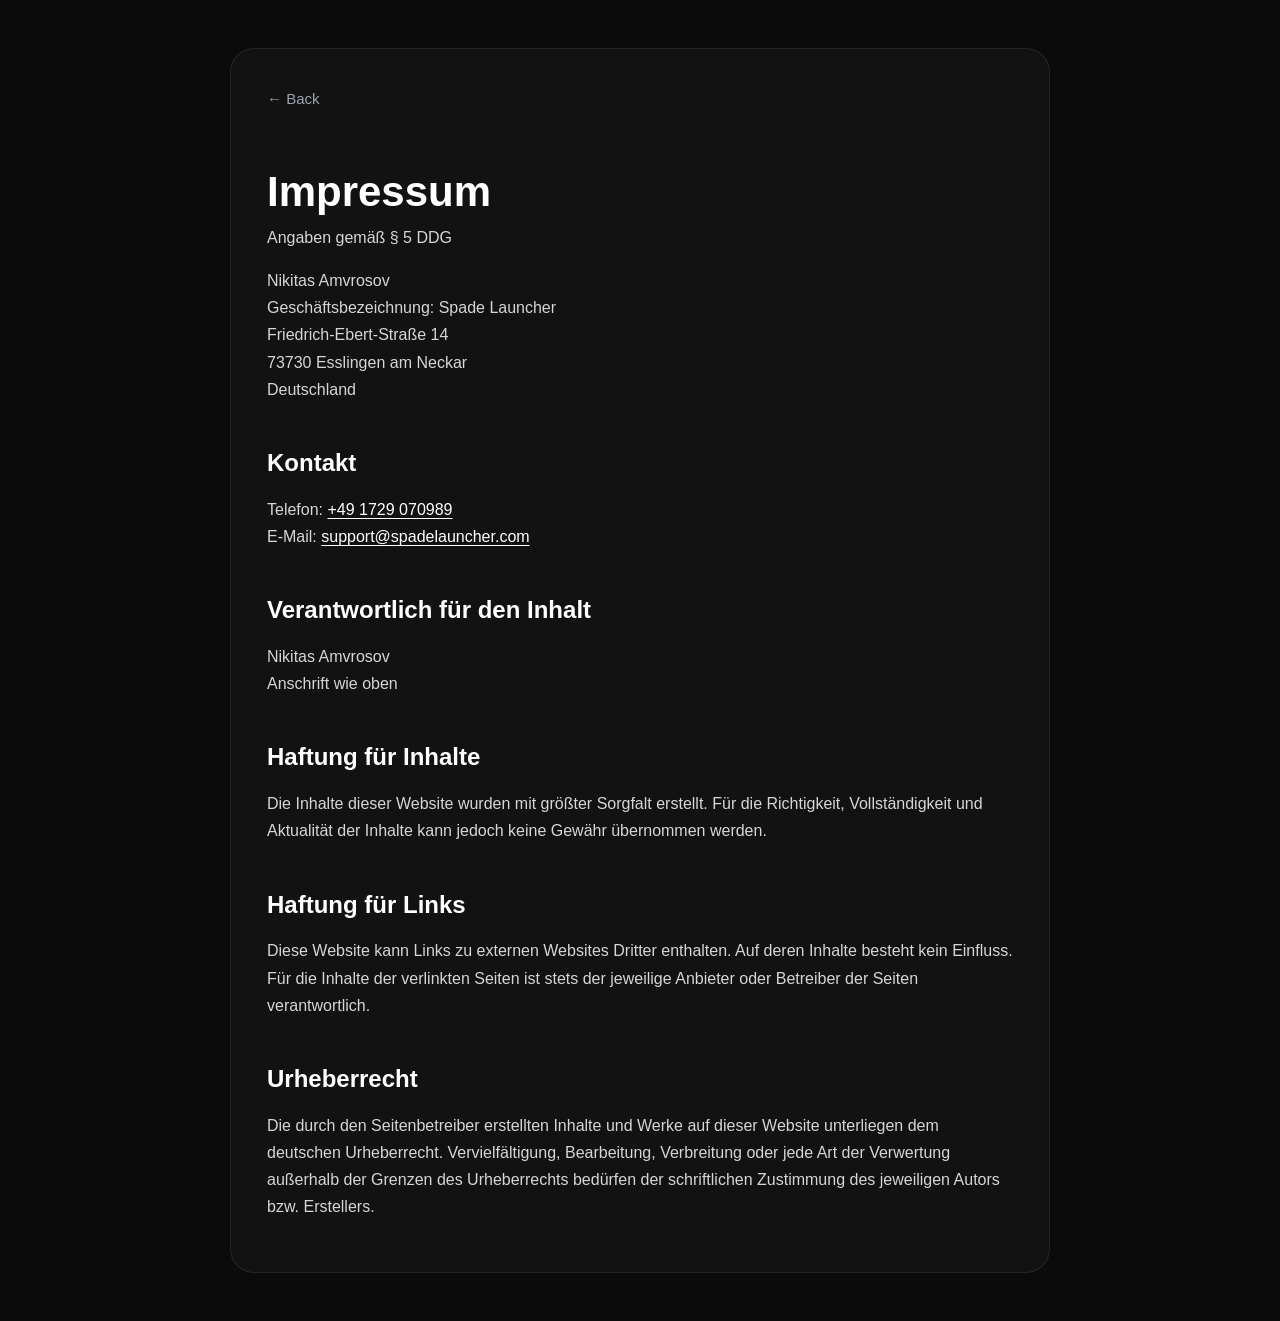
<file: impressum.html>
<!DOCTYPE html>
<html lang="de">
<head>
  <meta charset="UTF-8" />
  <meta name="viewport" content="width=device-width, initial-scale=1.0" />
  <title>Impressum | Spade Launcher</title>
  <meta name="description" content="Impressum and legal contact information for Spade Launcher.">
  <link rel="canonical" href="https://spadelauncher.com/impressum.html">

  <link rel="icon" href="spade-logo.png" type="image/png">

  <style>
    body {
      background-color: #0b0b0b;
      color: #f5f5f5;
      font-family: Inter, Arial, sans-serif;
      max-width: 820px;
      margin: 0 auto;
      padding: 48px 24px;
      line-height: 1.7;
    }

    h1 {
      font-size: 42px;
      line-height: 1.15;
      margin-bottom: 8px;
      color: #ffffff;
    }

    h2 {
      font-size: 24px;
      margin-top: 40px;
      margin-bottom: 12px;
      color: #ffffff;
    }

    p {
      margin: 0 0 16px;
      color: #d6d6d6;
    }

    .container {
      border: 1px solid rgba(255, 255, 255, 0.08);
      background: rgba(255, 255, 255, 0.03);
      border-radius: 24px;
      padding: 36px;
    }

    .back-button {
      display: inline-flex;
      align-items: center;
      margin-bottom: 28px;
      color: #9ca3af;
      font-size: 15px;
      text-decoration: none;
      transition: color 0.2s ease, transform 0.2s ease;
    }

    .back-button:hover {
      color: #ffffff;
      transform: translateX(-2px);
    }

    a {
      color: #ffffff;
      text-decoration: underline;
      text-underline-offset: 3px;
    }

    .back-button {
      text-decoration: none;
    }

    @media (max-width: 600px) {
      body {
        padding: 28px 16px;
      }

      .container {
        padding: 24px;
        border-radius: 18px;
      }

      h1 {
        font-size: 34px;
      }

      h2 {
        font-size: 21px;
      }
    }
  </style>
</head>

<body>
  <main class="container">
    <a class="back-button" href="index.html">← Back</a>

    <h1>Impressum</h1>

    <p>Angaben gemäß § 5 DDG</p>

    <p>
      Nikitas Amvrosov<br />
      Geschäftsbezeichnung: Spade Launcher<br />
      Friedrich-Ebert-Straße 14<br />
      73730 Esslingen am Neckar<br />
      Deutschland
    </p>

    <h2>Kontakt</h2>
    <p>
      Telefon: <a href="tel:+491729070989">+49 1729 070989</a><br />
      E-Mail: <a href="mailto:support@spadelauncher.com">support@spadelauncher.com</a>
    </p>

    <h2>Verantwortlich für den Inhalt</h2>
    <p>
      Nikitas Amvrosov<br />
      Anschrift wie oben
    </p>

    <h2>Haftung für Inhalte</h2>
    <p>
      Die Inhalte dieser Website wurden mit größter Sorgfalt erstellt. Für die Richtigkeit, Vollständigkeit und Aktualität der Inhalte kann jedoch keine Gewähr übernommen werden.
    </p>

    <h2>Haftung für Links</h2>
    <p>
      Diese Website kann Links zu externen Websites Dritter enthalten. Auf deren Inhalte besteht kein Einfluss. Für die Inhalte der verlinkten Seiten ist stets der jeweilige Anbieter oder Betreiber der Seiten verantwortlich.
    </p>

    <h2>Urheberrecht</h2>
    <p>
      Die durch den Seitenbetreiber erstellten Inhalte und Werke auf dieser Website unterliegen dem deutschen Urheberrecht. Vervielfältigung, Bearbeitung, Verbreitung oder jede Art der Verwertung außerhalb der Grenzen des Urheberrechts bedürfen der schriftlichen Zustimmung des jeweiligen Autors bzw. Erstellers.
    </p>
  </main>
</body>
</html>
</file>
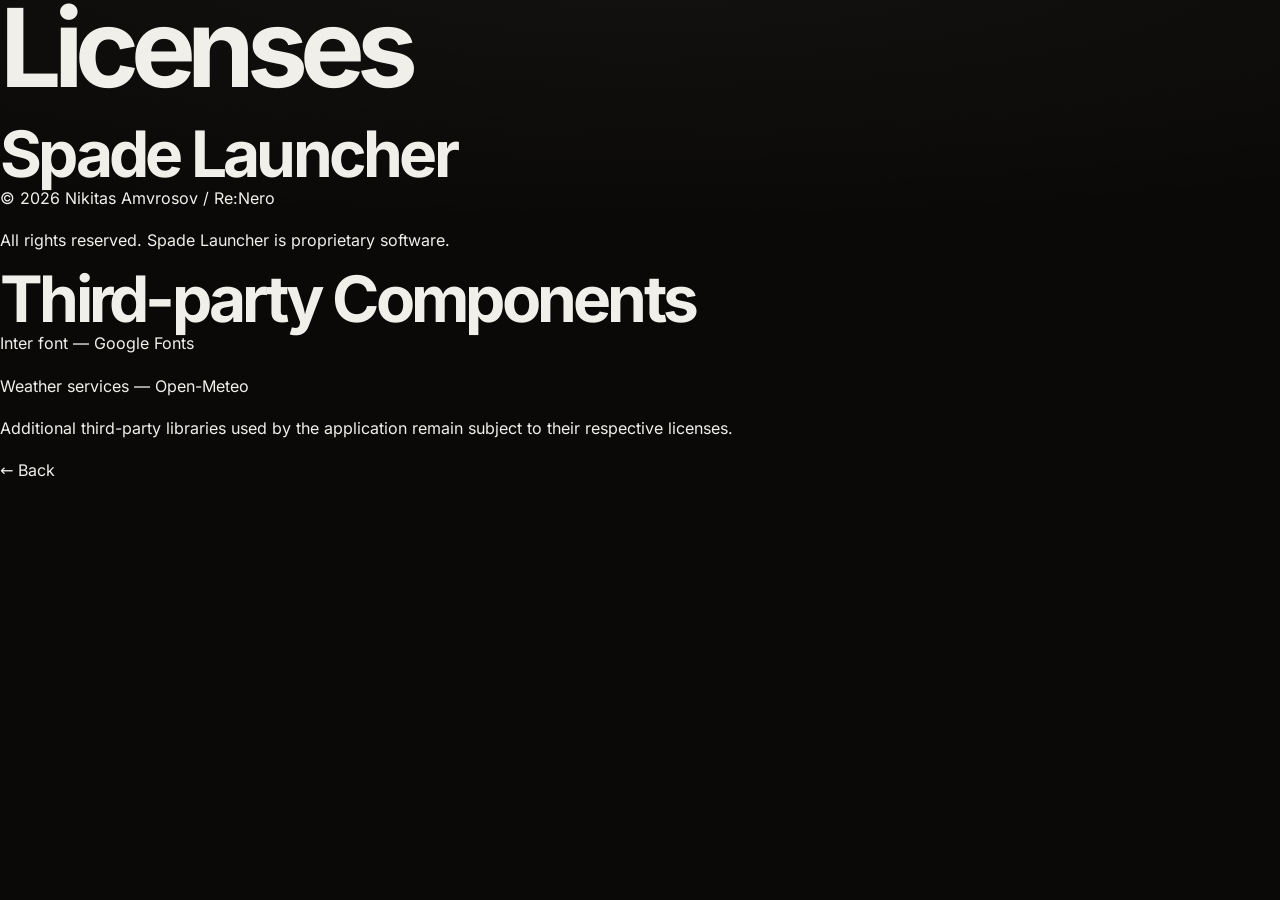
<file: licences.html>
<!DOCTYPE html>
<html>
<head>
<link rel="stylesheet" href="style.css">
<title>Licenses</title>
</head>

<body>

<h1>Licenses</h1>

<div class="card">

<h2>Spade Launcher</h2>

<p>
© 2026 Nikitas Amvrosov / Re:Nero
</p>

<p>
All rights reserved.
Spade Launcher is proprietary software.
</p>

<h2>Third-party Components</h2>

<p>
Inter font — Google Fonts
</p>

<p>
Weather services — Open-Meteo
</p>

<p>
Additional third-party libraries used by the application remain subject to their respective licenses.
</p>

<p>
<a href="index.html">← Back</a>
</p>

</div>

</body>
</html>
</file>
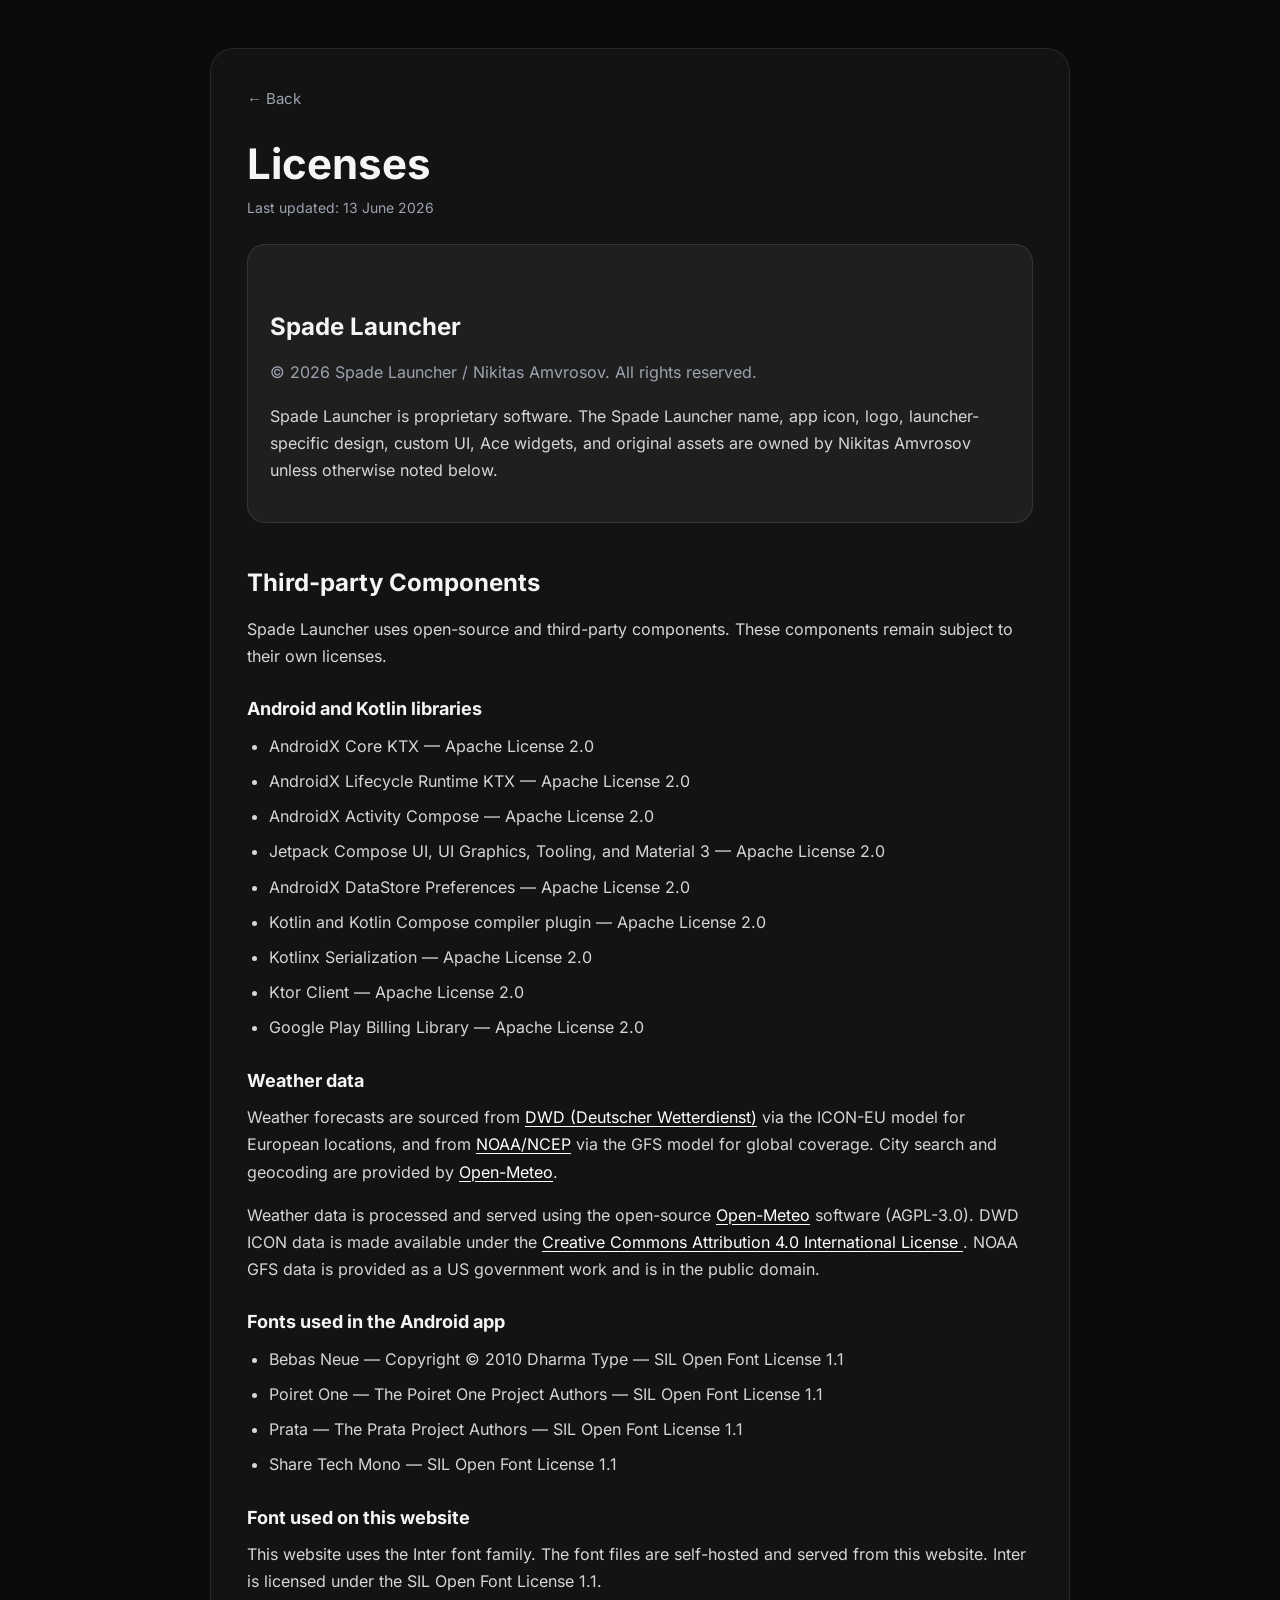
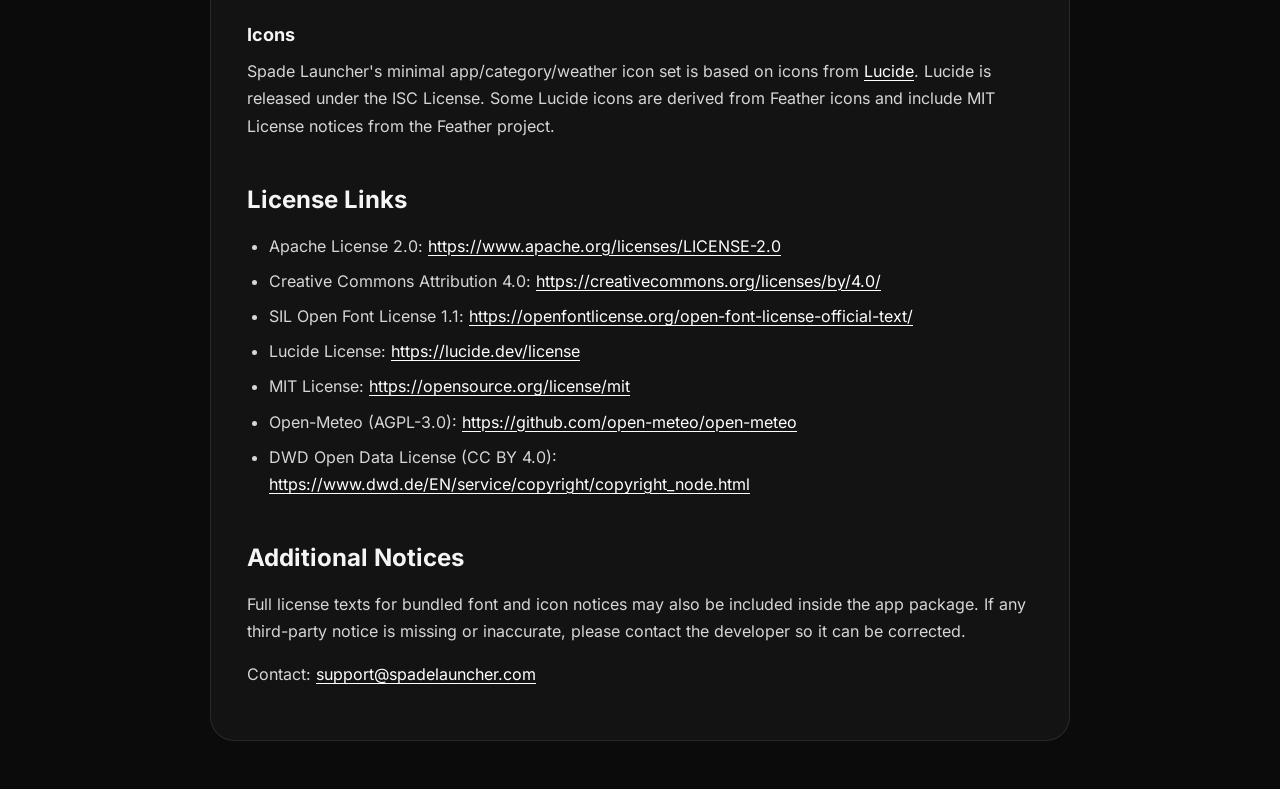
<file: licenses.html>
<!DOCTYPE html>
<html lang="en">
<head>
  <meta charset="UTF-8" />
  <meta name="viewport" content="width=device-width, initial-scale=1.0" />
  <title>Licenses | Spade Launcher</title>
  <meta name="description" content="Open-source licenses for the software and fonts used in Spade Launcher.">
  <link rel="canonical" href="https://spadelauncher.com/licenses.html">

  <link rel="icon" href="spade-logo.png" type="image/png" />

  <style>
    @font-face {
      font-family: "Inter";
      src: url("fonts/inter-v20-latin-300.woff2") format("woff2");
      font-weight: 300;
      font-style: normal;
      font-display: swap;
    }

    @font-face {
      font-family: "Inter";
      src: url("fonts/inter-v20-latin-regular.woff2") format("woff2");
      font-weight: 400;
      font-style: normal;
      font-display: swap;
    }

    @font-face {
      font-family: "Inter";
      src: url("fonts/inter-v20-latin-500.woff2") format("woff2");
      font-weight: 500;
      font-style: normal;
      font-display: swap;
    }

    @font-face {
      font-family: "Inter";
      src: url("fonts/inter-v20-latin-600.woff2") format("woff2");
      font-weight: 600;
      font-style: normal;
      font-display: swap;
    }

    @font-face {
      font-family: "Inter";
      src: url("fonts/inter-v20-latin-700.woff2") format("woff2");
      font-weight: 700;
      font-style: normal;
      font-display: swap;
    }

    :root {
      color-scheme: dark;
      --background: #0b0b0b;
      --surface: rgba(255, 255, 255, 0.035);
      --surface-strong: rgba(255, 255, 255, 0.055);
      --border: rgba(255, 255, 255, 0.09);
      --text: #f5f5f5;
      --secondary: #d6d6d6;
      --muted: #9ca3af;
    }

    body {
      background: var(--background);
      color: var(--text);
      font-family: "Inter", Arial, sans-serif;
      max-width: 860px;
      margin: 0 auto;
      padding: 48px 24px;
      line-height: 1.7;
    }

    h1 {
      font-size: 42px;
      line-height: 1.15;
      margin: 0 0 8px;
    }

    h2 {
      font-size: 24px;
      margin: 40px 0 12px;
    }

    h3 {
      font-size: 18px;
      margin: 24px 0 8px;
    }

    p {
      margin: 0 0 16px;
      color: var(--secondary);
    }

    ul {
      margin: 0 0 20px 22px;
      padding: 0;
      color: var(--secondary);
    }

    li {
      margin-bottom: 8px;
    }

    a {
      color: #ffffff;
      text-decoration: underline;
      text-underline-offset: 3px;
    }

    .container {
      border: 1px solid var(--border);
      background: var(--surface);
      border-radius: 24px;
      padding: 36px;
    }

    .back-button {
      display: inline-flex;
      align-items: center;
      margin-bottom: 28px;
      color: var(--muted);
      font-size: 15px;
      text-decoration: none;
      transition: color 0.2s ease, transform 0.2s ease;
    }

    .back-button:hover {
      color: #ffffff;
      transform: translateX(-2px);
    }

    .notice-box {
      border: 1px solid var(--border);
      background: var(--surface-strong);
      border-radius: 18px;
      padding: 22px;
      margin: 24px 0;
    }

    .muted {
      color: var(--muted);
    }

    .small {
      font-size: 14px;
    }

    @media (max-width: 600px) {
      body {
        padding: 28px 16px;
      }

      .container {
        padding: 24px;
        border-radius: 18px;
      }

      h1 {
        font-size: 34px;
      }

      h2 {
        font-size: 21px;
      }
    }
  </style>
</head>

<body>
  <main class="container">
    <a class="back-button" href="index.html">&larr; Back</a>

    <h1>Licenses</h1>
    <p class="muted small">Last updated: 13 June 2026</p>

    <section class="notice-box">
      <h2>Spade Launcher</h2>
      <p class="muted">&copy; 2026 Spade Launcher / Nikitas Amvrosov. All rights reserved.</p>
      <p>
        Spade Launcher is proprietary software. The Spade Launcher name, app icon,
        logo, launcher-specific design, custom UI, Ace widgets, and original assets
        are owned by Nikitas Amvrosov unless otherwise noted below.
      </p>
    </section>

    <h2>Third-party Components</h2>
    <p>
      Spade Launcher uses open-source and third-party components. These components
      remain subject to their own licenses.
    </p>

    <h3>Android and Kotlin libraries</h3>
    <ul>
      <li>AndroidX Core KTX &mdash; Apache License 2.0</li>
      <li>AndroidX Lifecycle Runtime KTX &mdash; Apache License 2.0</li>
      <li>AndroidX Activity Compose &mdash; Apache License 2.0</li>
      <li>Jetpack Compose UI, UI Graphics, Tooling, and Material 3 &mdash; Apache License 2.0</li>
      <li>AndroidX DataStore Preferences &mdash; Apache License 2.0</li>
      <li>Kotlin and Kotlin Compose compiler plugin &mdash; Apache License 2.0</li>
      <li>Kotlinx Serialization &mdash; Apache License 2.0</li>
      <li>Ktor Client &mdash; Apache License 2.0</li>
      <li>Google Play Billing Library &mdash; Apache License 2.0</li>
    </ul>

    <h3>Weather data</h3>
    <p>
      Weather forecasts are sourced from
      <a href="https://www.dwd.de/" target="_blank" rel="noopener noreferrer">DWD (Deutscher Wetterdienst)</a>
      via the ICON-EU model for European locations, and from
      <a href="https://www.ncei.noaa.gov/" target="_blank" rel="noopener noreferrer">NOAA/NCEP</a>
      via the GFS model for global coverage. City search and geocoding are provided by
      <a href="https://open-meteo.com/" target="_blank" rel="noopener noreferrer">Open-Meteo</a>.
    </p>
    <p>
      Weather data is processed and served using the open-source
      <a href="https://github.com/open-meteo/open-meteo" target="_blank" rel="noopener noreferrer">Open-Meteo</a>
      software (AGPL-3.0). DWD ICON data is made available under the
      <a href="https://creativecommons.org/licenses/by/4.0/" target="_blank" rel="noopener noreferrer">
        Creative Commons Attribution 4.0 International License
      </a>.
      NOAA GFS data is provided as a US government work and is in the public domain.
    </p>

    <h3>Fonts used in the Android app</h3>
    <ul>
      <li>Bebas Neue &mdash; Copyright &copy; 2010 Dharma Type &mdash; SIL Open Font License 1.1</li>
      <li>Poiret One &mdash; The Poiret One Project Authors &mdash; SIL Open Font License 1.1</li>
      <li>Prata &mdash; The Prata Project Authors &mdash; SIL Open Font License 1.1</li>
      <li>Share Tech Mono &mdash; SIL Open Font License 1.1</li>
    </ul>

    <h3>Font used on this website</h3>
    <p>
      This website uses the Inter font family. The font files are self-hosted and
      served from this website. Inter is licensed under the SIL Open Font License 1.1.
    </p>

    <h3>Icons</h3>
    <p>
      Spade Launcher's minimal app/category/weather icon set is based on icons from
      <a href="https://lucide.dev/" target="_blank" rel="noopener noreferrer">Lucide</a>.
      Lucide is released under the ISC License. Some Lucide icons are derived from
      Feather icons and include MIT License notices from the Feather project.
    </p>

    <h2>License Links</h2>
    <ul>
      <li>
        Apache License 2.0:
        <a href="https://www.apache.org/licenses/LICENSE-2.0" target="_blank" rel="noopener noreferrer">
          https://www.apache.org/licenses/LICENSE-2.0
        </a>
      </li>
      <li>
        Creative Commons Attribution 4.0:
        <a href="https://creativecommons.org/licenses/by/4.0/" target="_blank" rel="noopener noreferrer">
          https://creativecommons.org/licenses/by/4.0/
        </a>
      </li>
      <li>
        SIL Open Font License 1.1:
        <a href="https://openfontlicense.org/open-font-license-official-text/" target="_blank" rel="noopener noreferrer">
          https://openfontlicense.org/open-font-license-official-text/
        </a>
      </li>
      <li>
        Lucide License:
        <a href="https://lucide.dev/license" target="_blank" rel="noopener noreferrer">
          https://lucide.dev/license
        </a>
      </li>
      <li>
        MIT License:
        <a href="https://opensource.org/license/mit" target="_blank" rel="noopener noreferrer">
          https://opensource.org/license/mit
        </a>
      </li>
      <li>
        Open-Meteo (AGPL-3.0):
        <a href="https://github.com/open-meteo/open-meteo/blob/main/LICENSE" target="_blank" rel="noopener noreferrer">
          https://github.com/open-meteo/open-meteo
        </a>
      </li>
      <li>
        DWD Open Data License (CC BY 4.0):
        <a href="https://www.dwd.de/EN/service/copyright/copyright_node.html" target="_blank" rel="noopener noreferrer">
          https://www.dwd.de/EN/service/copyright/copyright_node.html
        </a>
      </li>
    </ul>

    <h2>Additional Notices</h2>
    <p>
      Full license texts for bundled font and icon notices may also be included
      inside the app package. If any third-party notice is missing or inaccurate,
      please contact the developer so it can be corrected.
    </p>

    <p>
      Contact:
      <a href="mailto:support@spadelauncher.com">support@spadelauncher.com</a>
    </p>
  </main>
</body>
</html>
</file>
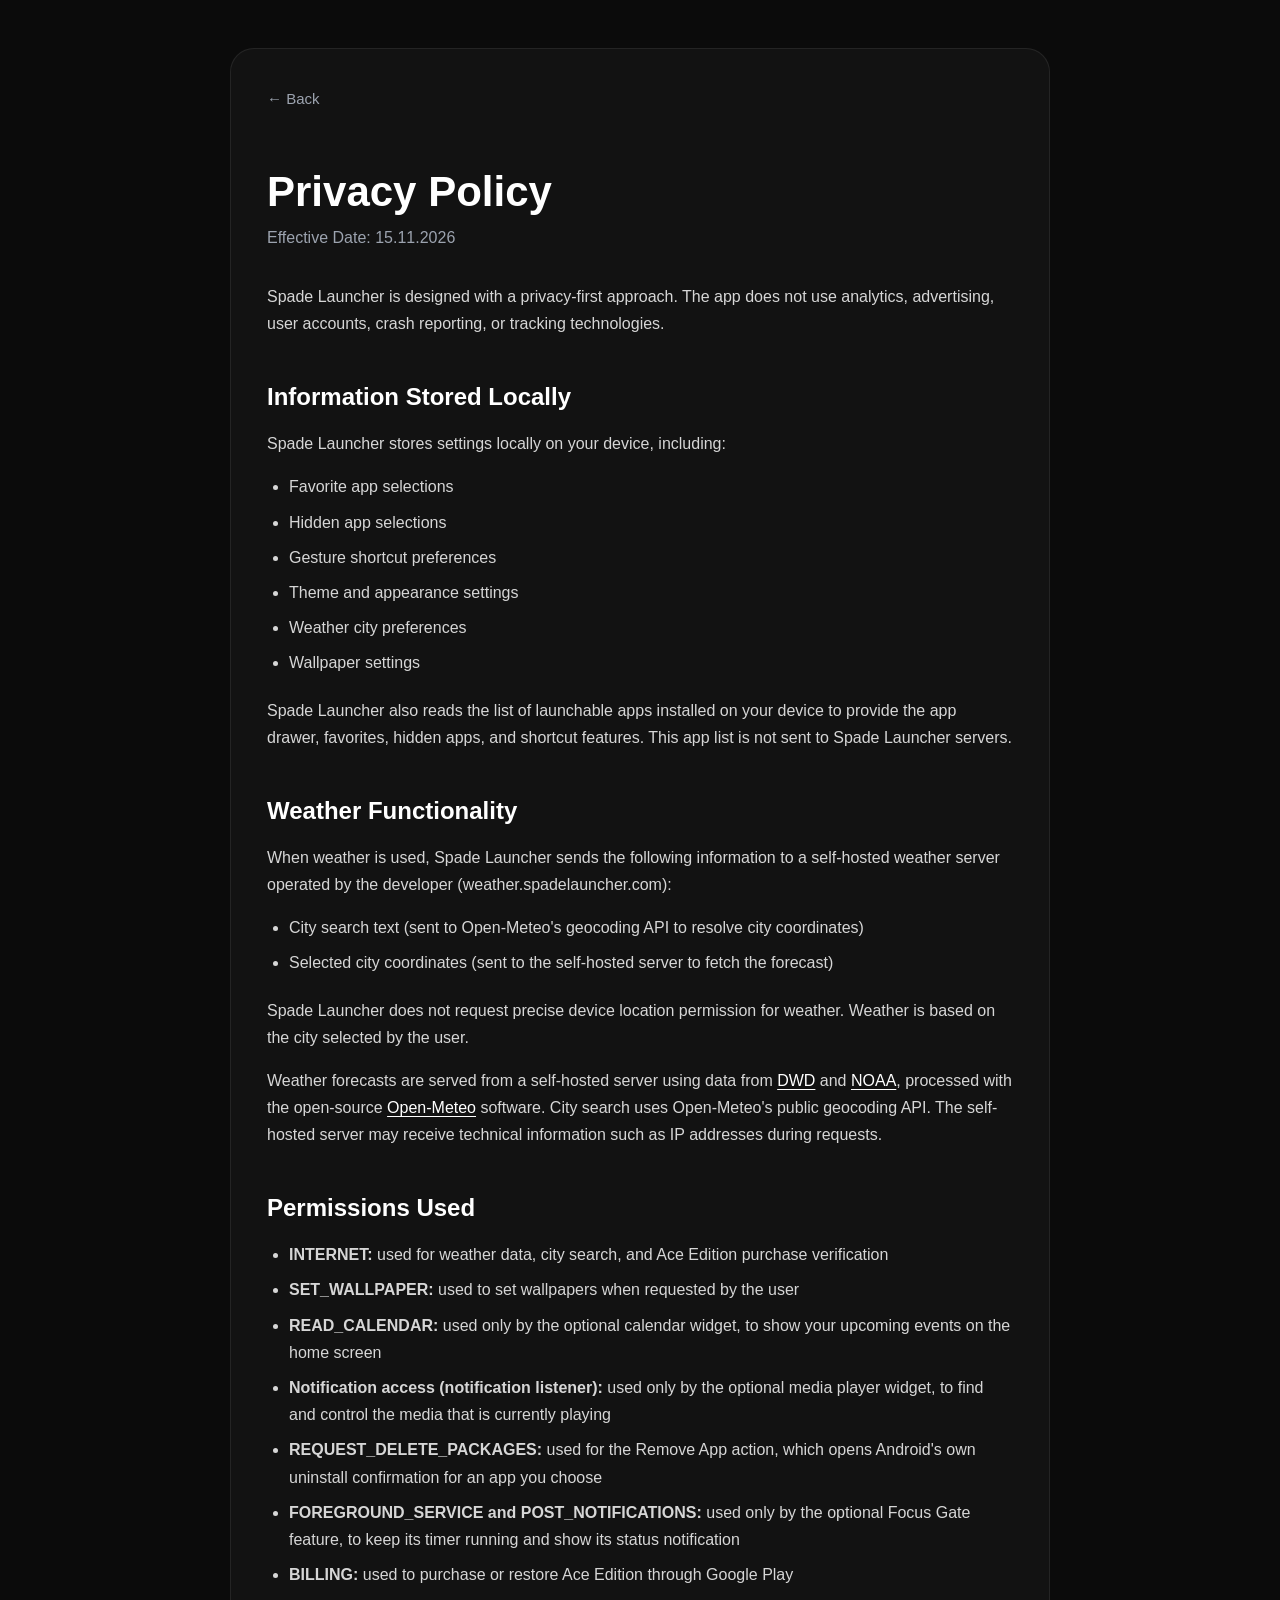
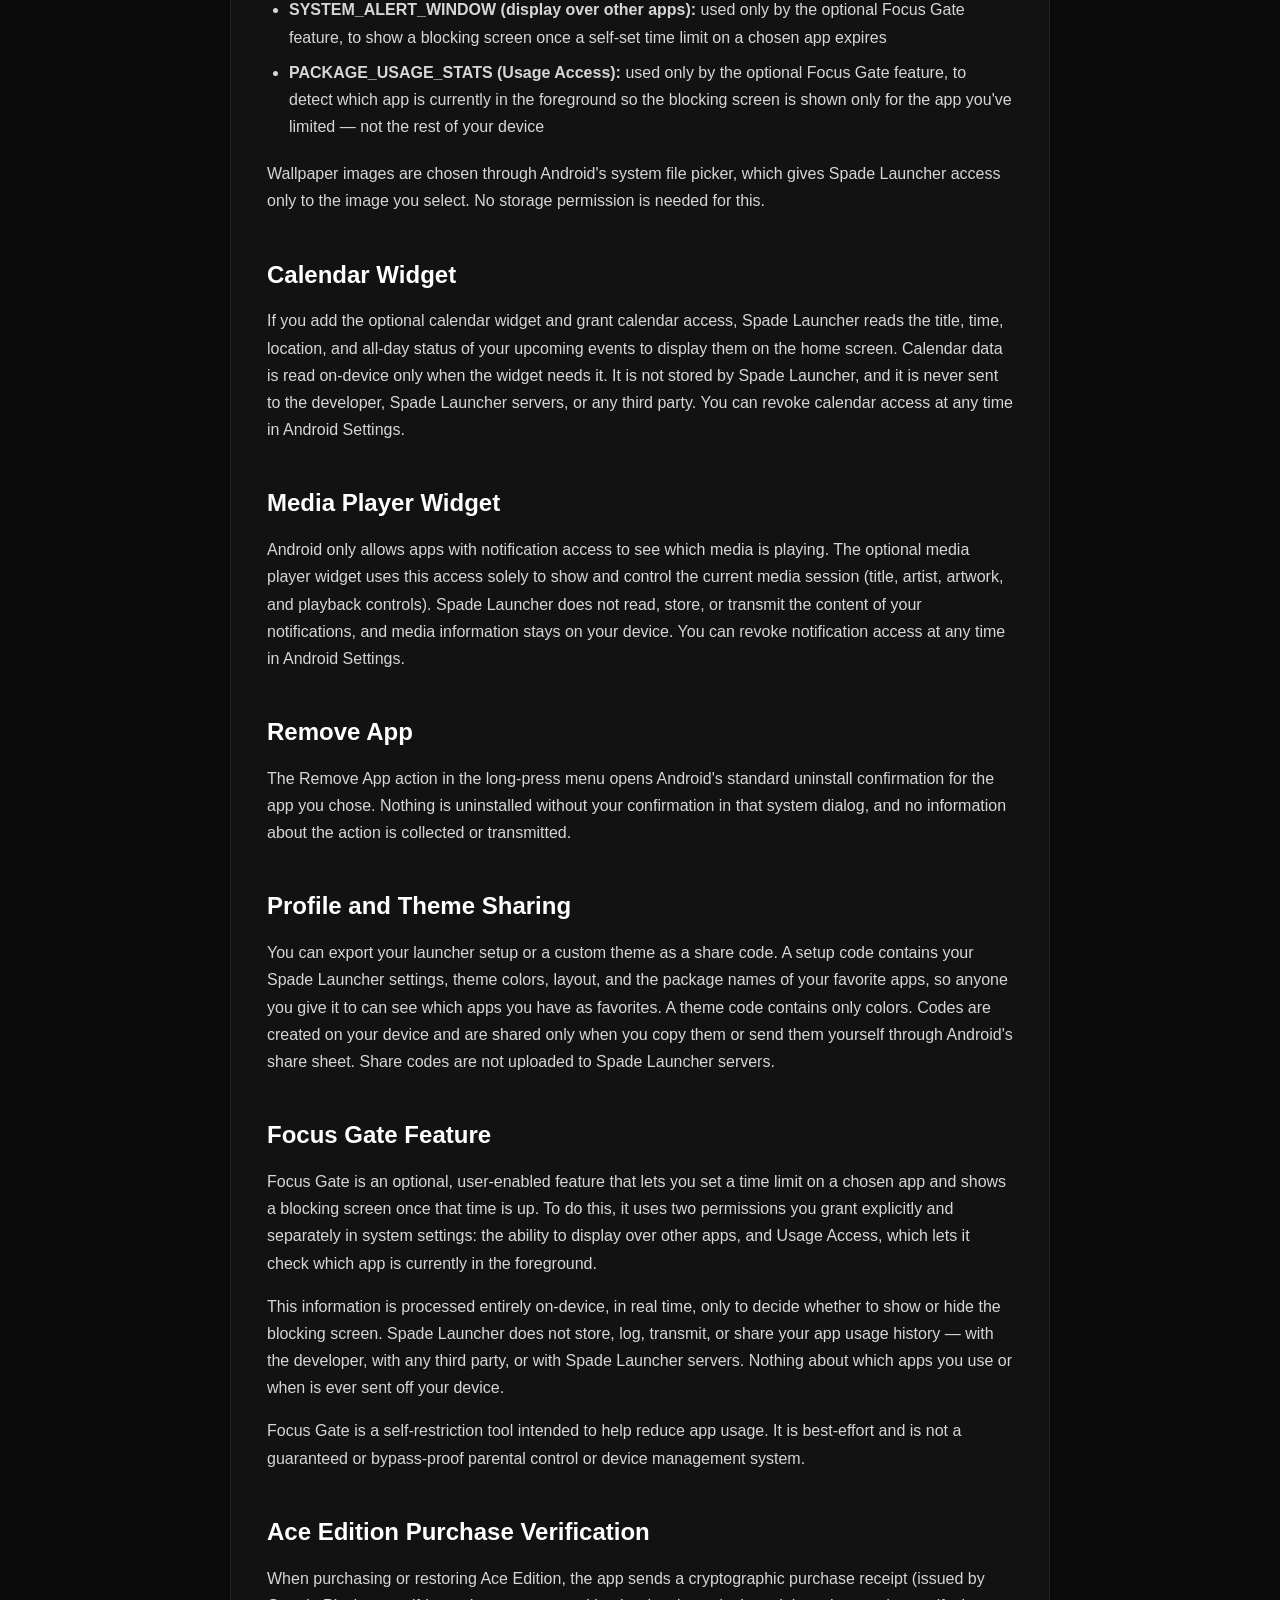
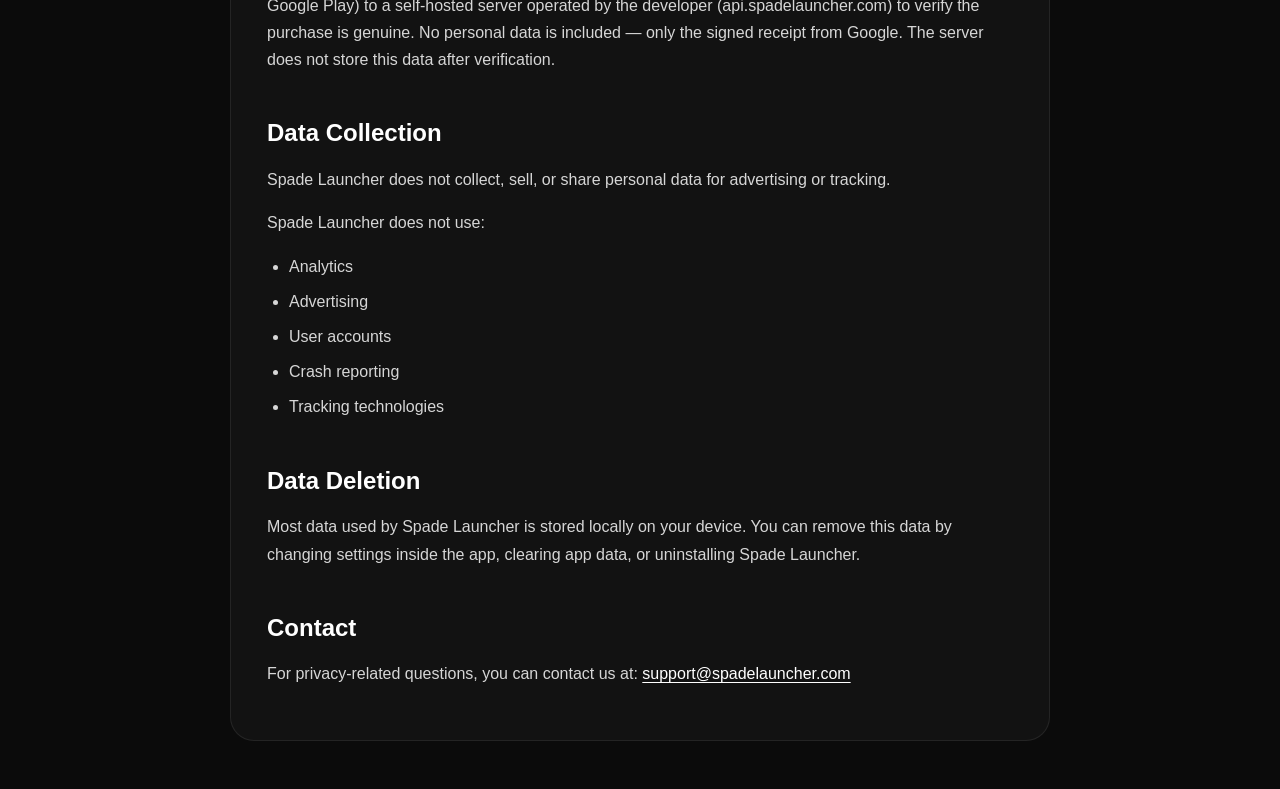
<file: privacy.html>
<!DOCTYPE html>
<html lang="en">
<head>
  <meta charset="UTF-8" />
  <meta name="viewport" content="width=device-width, initial-scale=1.0" />
  <title>Privacy Policy | Spade Launcher</title>
  <meta name="description" content="Spade Launcher's privacy policy: no ads, no analytics, no account. What stays on your device, what the weather and purchase servers receive, and which permissions are used and why.">
  <link rel="canonical" href="https://spadelauncher.com/privacy.html">

  <link rel="icon" href="spade-logo.png" type="image/png">

  <style>
    body {
      background-color: #0b0b0b;
      color: #f5f5f5;
      font-family: Inter, Arial, sans-serif;
      max-width: 820px;
      margin: 0 auto;
      padding: 48px 24px;
      line-height: 1.7;
    }

    h1 {
      font-size: 42px;
      line-height: 1.15;
      margin-bottom: 8px;
      color: #ffffff;
    }

    h2 {
      font-size: 24px;
      margin-top: 40px;
      margin-bottom: 12px;
      color: #ffffff;
    }

    p {
      margin: 0 0 16px;
      color: #d6d6d6;
    }

    ul {
      margin: 0 0 20px 22px;
      padding: 0;
      color: #d6d6d6;
    }

    li {
      margin-bottom: 8px;
    }

    .effective-date {
      color: #9ca3af;
      margin-bottom: 32px;
    }

    .container {
      border: 1px solid rgba(255, 255, 255, 0.08);
      background: rgba(255, 255, 255, 0.03);
      border-radius: 24px;
      padding: 36px;
    }

    .back-button {
      display: inline-flex;
      align-items: center;
      margin-bottom: 28px;
      color: #9ca3af;
      font-size: 15px;
      text-decoration: none;
      transition: color 0.2s ease, transform 0.2s ease;
    }

    .back-button:hover {
      color: #ffffff;
      transform: translateX(-2px);
    }

    a {
      color: #ffffff;
      text-decoration: underline;
      text-underline-offset: 3px;
    }

    .back-button {
      text-decoration: none;
    }

    @media (max-width: 600px) {
      body {
        padding: 28px 16px;
      }

      .container {
        padding: 24px;
        border-radius: 18px;
      }

      h1 {
        font-size: 34px;
      }

      h2 {
        font-size: 21px;
      }
    }
  </style>
</head>

<body>
  <main class="container">
    <a class="back-button" href="index.html">← Back</a>

    <h1>Privacy Policy</h1>
    <p class="effective-date">Effective Date: 15.11.2026</p>

    <p>
      Spade Launcher is designed with a privacy-first approach. The app does not use analytics,
      advertising, user accounts, crash reporting, or tracking technologies.
    </p>

    <h2>Information Stored Locally</h2>
    <p>
      Spade Launcher stores settings locally on your device, including:
    </p>

    <ul>
      <li>Favorite app selections</li>
      <li>Hidden app selections</li>
      <li>Gesture shortcut preferences</li>
      <li>Theme and appearance settings</li>
      <li>Weather city preferences</li>
      <li>Wallpaper settings</li>
    </ul>

    <p>
      Spade Launcher also reads the list of launchable apps installed on your device to provide
      the app drawer, favorites, hidden apps, and shortcut features. This app list is not sent to
      Spade Launcher servers.
    </p>

    <h2>Weather Functionality</h2>
    <p>
      When weather is used, Spade Launcher sends the following information to a self-hosted
      weather server operated by the developer (weather.spadelauncher.com):
    </p>

    <ul>
      <li>City search text (sent to Open-Meteo's geocoding API to resolve city coordinates)</li>
      <li>Selected city coordinates (sent to the self-hosted server to fetch the forecast)</li>
    </ul>

    <p>
      Spade Launcher does not request precise device location permission for weather. Weather is
      based on the city selected by the user.
    </p>

    <p>
      Weather forecasts are served from a self-hosted server using data from
      <a href="https://www.dwd.de/" target="_blank" rel="noopener noreferrer">DWD</a> and
      <a href="https://www.ncei.noaa.gov/" target="_blank" rel="noopener noreferrer">NOAA</a>,
      processed with the open-source
      <a href="https://github.com/open-meteo/open-meteo" target="_blank" rel="noopener noreferrer">Open-Meteo</a>
      software. City search uses Open-Meteo's public geocoding API. The self-hosted server may
      receive technical information such as IP addresses during requests.
    </p>

    <h2>Permissions Used</h2>
    <ul>
      <li><strong>INTERNET:</strong> used for weather data, city search, and Ace Edition purchase verification</li>
      <li><strong>SET_WALLPAPER:</strong> used to set wallpapers when requested by the user</li>
      <li><strong>READ_CALENDAR:</strong> used only by the optional calendar widget, to show your
        upcoming events on the home screen</li>
      <li><strong>Notification access (notification listener):</strong> used only by the optional
        media player widget, to find and control the media that is currently playing</li>
      <li><strong>REQUEST_DELETE_PACKAGES:</strong> used for the Remove App action, which opens
        Android's own uninstall confirmation for an app you choose</li>
      <li><strong>FOREGROUND_SERVICE and POST_NOTIFICATIONS:</strong> used only by the optional Focus
        Gate feature, to keep its timer running and show its status notification</li>
      <li><strong>BILLING:</strong> used to purchase or restore Ace Edition through Google Play</li>
      <li><strong>SYSTEM_ALERT_WINDOW (display over other apps):</strong> used only by the optional
        Focus Gate feature, to show a blocking screen once a self-set time limit on a chosen app
        expires</li>
      <li><strong>PACKAGE_USAGE_STATS (Usage Access):</strong> used only by the optional Focus Gate
        feature, to detect which app is currently in the foreground so the blocking screen is shown
        only for the app you've limited — not the rest of your device</li>
    </ul>

    <p>
      Wallpaper images are chosen through Android's system file picker, which gives Spade Launcher
      access only to the image you select. No storage permission is needed for this.
    </p>

    <h2>Calendar Widget</h2>
    <p>
      If you add the optional calendar widget and grant calendar access, Spade Launcher reads the
      title, time, location, and all-day status of your upcoming events to display them on the
      home screen. Calendar data is read on-device only when the widget needs it. It is not stored
      by Spade Launcher, and it is never sent to the developer, Spade Launcher servers, or any
      third party. You can revoke calendar access at any time in Android Settings.
    </p>

    <h2>Media Player Widget</h2>
    <p>
      Android only allows apps with notification access to see which media is playing. The
      optional media player widget uses this access solely to show and control the current media
      session (title, artist, artwork, and playback controls). Spade Launcher does not read,
      store, or transmit the content of your notifications, and media information stays on your
      device. You can revoke notification access at any time in Android Settings.
    </p>

    <h2>Remove App</h2>
    <p>
      The Remove App action in the long-press menu opens Android's standard uninstall
      confirmation for the app you chose. Nothing is uninstalled without your confirmation in that
      system dialog, and no information about the action is collected or transmitted.
    </p>

    <h2>Profile and Theme Sharing</h2>
    <p>
      You can export your launcher setup or a custom theme as a share code. A setup code contains
      your Spade Launcher settings, theme colors, layout, and the package names of your favorite
      apps, so anyone you give it to can see which apps you have as favorites. A theme code
      contains only colors. Codes are created on your device and are shared only when you copy
      them or send them yourself through Android's share sheet. Share codes are not uploaded to
      Spade Launcher servers.
    </p>

    <h2>Focus Gate Feature</h2>
    <p>
      Focus Gate is an optional, user-enabled feature that lets you set a time limit on a chosen
      app and shows a blocking screen once that time is up. To do this, it uses two permissions
      you grant explicitly and separately in system settings: the ability to display over other
      apps, and Usage Access, which lets it check which app is currently in the foreground.
    </p>
    <p>
      This information is processed entirely on-device, in real time, only to decide whether to
      show or hide the blocking screen. Spade Launcher does not store, log, transmit, or share
      your app usage history — with the developer, with any third party, or with Spade Launcher
      servers. Nothing about which apps you use or when is ever sent off your device.
    </p>
    <p>
      Focus Gate is a self-restriction tool intended to help reduce app usage. It is best-effort
      and is not a guaranteed or bypass-proof parental control or device management system.
    </p>

    <h2>Ace Edition Purchase Verification</h2>
    <p>
      When purchasing or restoring Ace Edition, the app sends a cryptographic purchase receipt
      (issued by Google Play) to a self-hosted server operated by the developer
      (api.spadelauncher.com) to verify the purchase is genuine. No personal data is included —
      only the signed receipt from Google. The server does not store this data after verification.
    </p>

    <h2>Data Collection</h2>
    <p>
      Spade Launcher does not collect, sell, or share personal data for advertising or tracking.
    </p>

    <p>
      Spade Launcher does not use:
    </p>

    <ul>
      <li>Analytics</li>
      <li>Advertising</li>
      <li>User accounts</li>
      <li>Crash reporting</li>
      <li>Tracking technologies</li>
    </ul>

    <h2>Data Deletion</h2>
    <p>
      Most data used by Spade Launcher is stored locally on your device. You can remove this data
      by changing settings inside the app, clearing app data, or uninstalling Spade Launcher.
    </p>

    <h2>Contact</h2>
    <p>
      For privacy-related questions, you can contact us at:
      <a href="mailto:support@spadelauncher.com">support@spadelauncher.com</a>
    </p>
  </main>
</body>
</html>
</file>
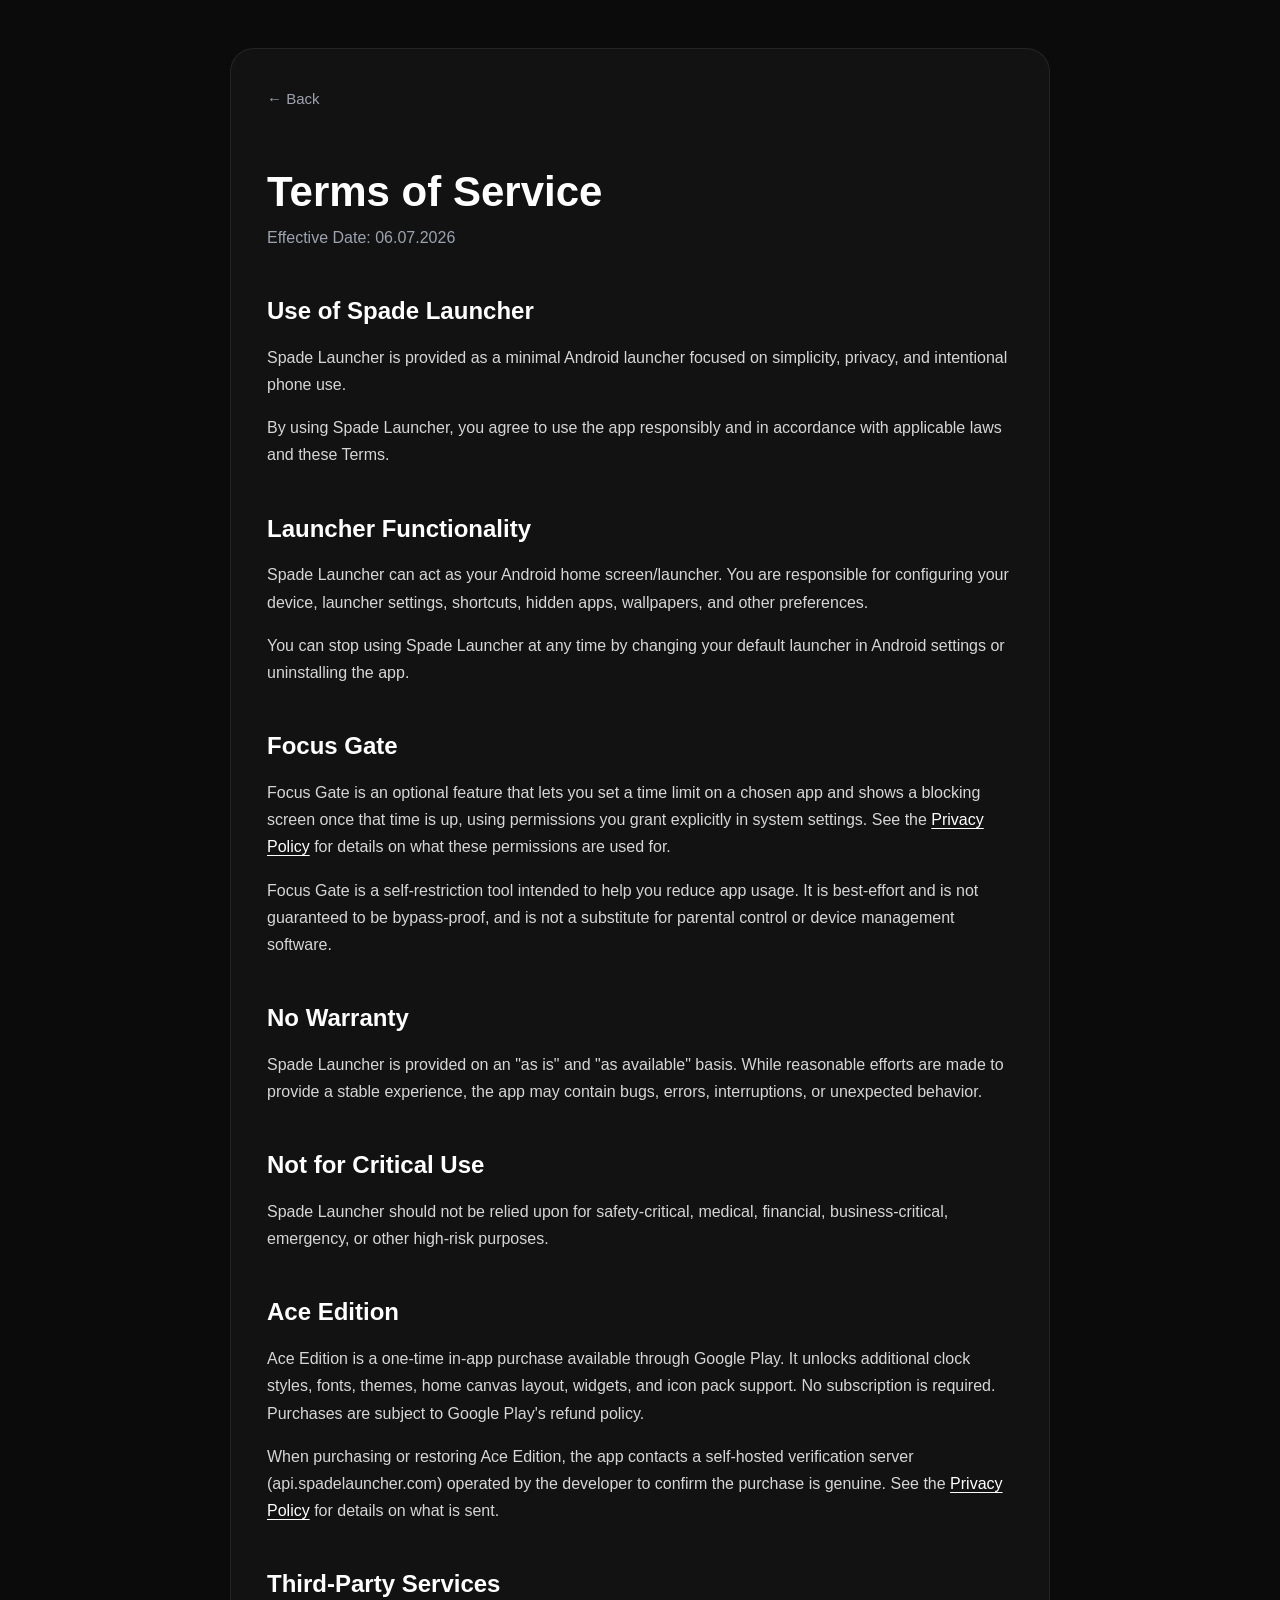
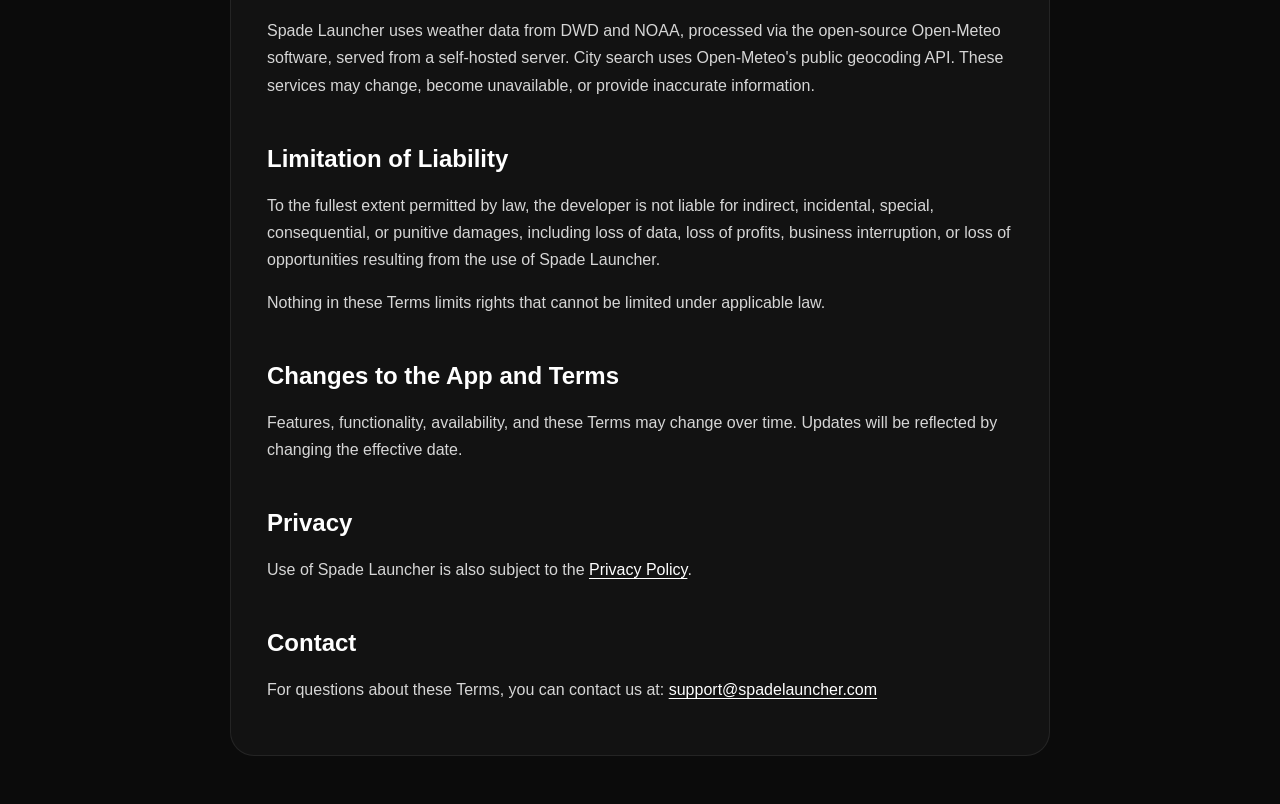
<file: terms.html>
<!DOCTYPE html>
<html lang="en">
<head>
  <meta charset="UTF-8" />
  <meta name="viewport" content="width=device-width, initial-scale=1.0" />
  <title>Terms of Service | Spade Launcher</title>
  <meta name="description" content="Terms of Service for Spade Launcher, the minimalist Android launcher, including Ace Edition purchases and the Focus Gate feature.">
  <link rel="canonical" href="https://spadelauncher.com/terms.html">

  <link rel="icon" href="spade-logo.png" type="image/png">
  
  <style>
    body {
      background-color: #0b0b0b;
      color: #f5f5f5;
      font-family: Inter, Arial, sans-serif;
      max-width: 820px;
      margin: 0 auto;
      padding: 48px 24px;
      line-height: 1.7;
    }

    h1 {
      font-size: 42px;
      line-height: 1.15;
      margin-bottom: 8px;
      color: #ffffff;
    }

    h2 {
      font-size: 24px;
      margin-top: 40px;
      margin-bottom: 12px;
      color: #ffffff;
    }

    p {
      margin: 0 0 16px;
      color: #d6d6d6;
    }

    .effective-date {
      color: #9ca3af;
      margin-bottom: 32px;
    }

    .container {
      border: 1px solid rgba(255, 255, 255, 0.08);
      background: rgba(255, 255, 255, 0.03);
      border-radius: 24px;
      padding: 36px;
    }

    .back-button {
      display: inline-flex;
      align-items: center;
      margin-bottom: 28px;
      color: #9ca3af;
      font-size: 15px;
      text-decoration: none;
      transition: color 0.2s ease, transform 0.2s ease;
    }

    .back-button:hover {
      color: #ffffff;
      transform: translateX(-2px);
    }

    a {
      color: #ffffff;
      text-decoration: underline;
      text-underline-offset: 3px;
    }

    .back-button {
      text-decoration: none;
    }

    @media (max-width: 600px) {
      body {
        padding: 28px 16px;
      }

      .container {
        padding: 24px;
        border-radius: 18px;
      }

      h1 {
        font-size: 34px;
      }

      h2 {
        font-size: 21px;
      }
    }
  </style>
</head>

<body>
  <main class="container">
    <a class="back-button" href="index.html">← Back</a>

    <h1>Terms of Service</h1>
    <p class="effective-date">Effective Date: 06.07.2026</p>

    <h2>Use of Spade Launcher</h2>
    <p>
      Spade Launcher is provided as a minimal Android launcher focused on simplicity, privacy,
      and intentional phone use.
    </p>

    <p>
      By using Spade Launcher, you agree to use the app responsibly and in accordance with
      applicable laws and these Terms.
    </p>

    <h2>Launcher Functionality</h2>
    <p>
      Spade Launcher can act as your Android home screen/launcher. You are responsible for
      configuring your device, launcher settings, shortcuts, hidden apps, wallpapers, and other
      preferences.
    </p>

    <p>
      You can stop using Spade Launcher at any time by changing your default launcher in Android
      settings or uninstalling the app.
    </p>

    <h2>Focus Gate</h2>
    <p>
      Focus Gate is an optional feature that lets you set a time limit on a chosen app and shows a
      blocking screen once that time is up, using permissions you grant explicitly in system
      settings. See the <a href="privacy.html">Privacy Policy</a> for details on what these
      permissions are used for.
    </p>
    <p>
      Focus Gate is a self-restriction tool intended to help you reduce app usage. It is
      best-effort and is not guaranteed to be bypass-proof, and is not a substitute for parental
      control or device management software.
    </p>

    <h2>No Warranty</h2>
    <p>
      Spade Launcher is provided on an "as is" and "as available" basis. While reasonable efforts
      are made to provide a stable experience, the app may contain bugs, errors, interruptions,
      or unexpected behavior.
    </p>

    <h2>Not for Critical Use</h2>
    <p>
      Spade Launcher should not be relied upon for safety-critical, medical, financial,
      business-critical, emergency, or other high-risk purposes.
    </p>

    <h2>Ace Edition</h2>
    <p>
      Ace Edition is a one-time in-app purchase available through Google Play. It unlocks
      additional clock styles, fonts, themes, home canvas layout, widgets, and icon pack support.
      No subscription is required. Purchases are subject to Google Play's refund policy.
    </p>

    <p>
      When purchasing or restoring Ace Edition, the app contacts a self-hosted verification server
      (api.spadelauncher.com) operated by the developer to confirm the purchase is genuine.
      See the <a href="privacy.html">Privacy Policy</a> for details on what is sent.
    </p>

    <h2>Third-Party Services</h2>
    <p>
      Spade Launcher uses weather data from DWD and NOAA, processed via the open-source
      Open-Meteo software, served from a self-hosted server. City search uses Open-Meteo's
      public geocoding API. These services may change, become unavailable, or provide inaccurate
      information.
    </p>

    <h2>Limitation of Liability</h2>
    <p>
      To the fullest extent permitted by law, the developer is not liable for indirect,
      incidental, special, consequential, or punitive damages, including loss of data, loss of
      profits, business interruption, or loss of opportunities resulting from the use of
      Spade Launcher.
    </p>

    <p>
      Nothing in these Terms limits rights that cannot be limited under applicable law.
    </p>

    <h2>Changes to the App and Terms</h2>
    <p>
      Features, functionality, availability, and these Terms may change over time. Updates will be
      reflected by changing the effective date.
    </p>

    <h2>Privacy</h2>
    <p>
      Use of Spade Launcher is also subject to the
      <a href="privacy.html">Privacy Policy</a>.
    </p>

    <h2>Contact</h2>
    <p>
      For questions about these Terms, you can contact us at:
      <a href="mailto:support@spadelauncher.com">support@spadelauncher.com</a>
    </p>
  </main>
</body>
</html>
</file>
<file: style.css>
/* ── FONTS ─────────────────────────────────────────────────── */

@font-face {
    font-family: "Inter";
    src: url("fonts/inter-v20-latin-300.woff2") format("woff2");
    font-weight: 300;
    font-style: normal;
    font-display: swap;
}
@font-face {
    font-family: "Inter";
    src: url("fonts/inter-v20-latin-regular.woff2") format("woff2");
    font-weight: 400;
    font-style: normal;
    font-display: swap;
}
@font-face {
    font-family: "Inter";
    src: url("fonts/inter-v20-latin-500.woff2") format("woff2");
    font-weight: 500;
    font-style: normal;
    font-display: swap;
}
@font-face {
    font-family: "Inter";
    src: url("fonts/inter-v20-latin-600.woff2") format("woff2");
    font-weight: 600;
    font-style: normal;
    font-display: swap;
}
@font-face {
    font-family: "Inter";
    src: url("fonts/inter-v20-latin-700.woff2") format("woff2");
    font-weight: 700;
    font-style: normal;
    font-display: swap;
}

/* ── DESIGN TOKENS ──────────────────────────────────────────── */

:root {
    /* Palette — warm ink, not cold black */
    --ink:      #0A0908;
    --ivory:    #F0EFE9;
    --slate:    #69696480;
    --slate-s:  #9A9A96;
    --dust:     #7A7A76;
    --stone:    #141412;
    --chalk:    #1E1E1B;
    --seam:     rgba(240, 239, 233, 0.07);
    --seam-hi:  rgba(240, 239, 233, 0.15);
    /* Ace gold */
    --gold:     #B89658;
    --gold-lo:  rgba(184, 150, 88, 0.55);
    --gold-glow:rgba(184, 150, 88, 0.12);
    /* Layout */
    --max-w:    1320px;
    --r:        28px;     /* card radius */
    /* Easing */
    --ease:     cubic-bezier(0.16, 1, 0.3, 1);
    --ease-std: cubic-bezier(0.4, 0, 0.2, 1);
}

/* ── VIEW TRANSITION (theme swoosh) ────────────────────────── */

::view-transition-old(root) {
    animation: none;
}
::view-transition-new(root) {
    animation: none; /* JS drives the clip-path animation directly */
}

/* ── LIGHT MODE ─────────────────────────────────────────────── */

html.light {
    --ink:      #F5F4EE;
    --ivory:    #0A0908;
    --slate:    rgba(10, 9, 8, 0.38);
    --slate-s:  #7A7A76;
    --dust:     #C0BFB9;
    --stone:    #ECEAE4;
    --chalk:    #E3E1DB;
    --seam:     rgba(10, 9, 8, 0.09);
    --seam-hi:  rgba(10, 9, 8, 0.18);
    background: var(--ink);
    color: var(--ivory);
}


/* ── RESET ─────────────────────────────────────────────────── */

*, *::before, *::after { box-sizing: border-box; }


html {
    scroll-behavior: smooth;
    background: var(--ink);
}

body {
    margin: 0;
    background:
        radial-gradient(ellipse 100% 55% at 50% -8%, rgba(240,239,233,0.04), transparent),
        var(--ink);
    color: var(--ivory);
    font-family: "Inter", system-ui, sans-serif;
    font-size: 16px;
    line-height: 1.65;
    -webkit-font-smoothing: antialiased;
}

img { display: block; max-width: 100%; }
a   { color: inherit; text-decoration: none; }
button, a, summary { -webkit-tap-highlight-color: transparent; }
h1, h2, h3, p { margin-top: 0; }
ul { margin: 0; padding: 0; }

/* ── PAGE LAYOUT ────────────────────────────────────────────── */

main, .site-footer {
    width: min(calc(100% - 64px), var(--max-w));
    margin-inline: auto;
}

/* ── LOAD ANIMATIONS ────────────────────────────────────────── */

@keyframes nav-drop {
    from { opacity: 0; transform: translateY(-100%); }
    to   { opacity: 1; transform: translateY(0); }
}

@keyframes hero-rise {
    from { opacity: 0; transform: translateY(28px); }
    to   { opacity: 1; transform: translateY(0); }
}

/* Phone entrance — separate keyframe per position to avoid snap */
@keyframes phone-enter-c {
    from { opacity: 0; transform: translateY(80px); }
    to   { opacity: 1; transform: translateY(0); }
}
@keyframes phone-enter-m {
    from { opacity: 0; transform: translateY(110px); }
    to   { opacity: 0.82; transform: translateY(44px); }
}
@keyframes phone-enter-e {
    from { opacity: 0; transform: translateY(140px); }
    to   { opacity: 0.50; transform: translateY(82px); }
}

/* Showcase phone float */
@keyframes float {
    0%, 100% { transform: translateY(0px); }
    50%       { transform: translateY(-12px); }
}

/* ── SCROLL REVEAL ──────────────────────────────────────────── */

[data-reveal] {
    opacity: 0;
    transform: translateY(32px);
    transition:
        opacity  0.8s var(--ease),
        transform 0.8s var(--ease);
}

[data-reveal].is-visible {
    opacity: 1;
    transform: none;
}

/* ── NAVIGATION ─────────────────────────────────────────────── */

.site-nav {
    position: sticky;
    top: 0;
    z-index: 100;
    width: 100%;
    min-height: 76px;
    display: flex;
    align-items: center;
    justify-content: space-between;
    gap: 24px;
    padding-inline: max(32px, calc((100% - var(--max-w)) / 2));
    border-bottom: 1px solid var(--seam);
    background: rgba(10, 9, 8, 0.84);
    backdrop-filter: blur(16px);
    -webkit-backdrop-filter: blur(16px);
    transition: background 0.3s ease;
    animation: nav-drop 0.6s var(--ease) both;
}

.brand {
    display: inline-flex;
    align-items: center;
    gap: 10px;
    font-weight: 600;
    font-size: 15px;
    letter-spacing: -0.02em;
}

.brand-logo {
    width: 28px;
    height: 28px;
    object-fit: contain;
}

.nav-links {
    position: absolute;
    left: 50%;
    transform: translateX(-50%);
    display: flex;
    align-items: center;
    gap: 28px;
    color: var(--slate-s);
    font-size: 14px;
}

.nav-links a {
    transition: color 150ms ease;
}
.nav-links a:hover { color: var(--ivory); }

.nav-actions {
    display: flex;
    align-items: center;
    gap: 12px;
    margin-left: auto;
}

/* Hamburger button — hidden on desktop */
.nav-hamburger {
    display: none;
    flex-direction: column;
    justify-content: center;
    gap: 5px;
    width: 36px;
    height: 36px;
    background: none;
    border: none;
    cursor: pointer;
    padding: 4px;
}
.nav-hamburger span {
    display: block;
    height: 2px;
    background: var(--ivory);
    border-radius: 2px;
    transition: transform 200ms ease, opacity 200ms ease;
}
html.light .nav-hamburger span { background: var(--ink); }

.nav-hamburger.is-open span:nth-child(1) { transform: translateY(7px) rotate(45deg); }
.nav-hamburger.is-open span:nth-child(2) { opacity: 0; }
.nav-hamburger.is-open span:nth-child(3) { transform: translateY(-7px) rotate(-45deg); }

/* Mobile dropdown menu — hidden by default */
.nav-mobile-menu {
    display: none;
    position: absolute;
    top: 100%;
    left: 0;
    right: 0;
    background: rgba(10,9,8,0.97);
    border-bottom: 1px solid var(--seam);
    flex-direction: column;
    padding: 12px 18px 20px;
    gap: 4px;
    z-index: 99;
}
html.light .nav-mobile-menu {
    background: rgba(245,244,238,0.97);
}
.nav-mobile-menu.is-open { display: flex; }
.nav-mobile-link {
    padding: 12px 8px;
    font-size: 16px;
    font-weight: 500;
    color: var(--ivory);
    border-bottom: 1px solid var(--seam);
    text-decoration: none;
}
html.light .nav-mobile-link { color: var(--ink); }
.nav-mobile-cta {
    margin-top: 12px;
    text-align: center;
    justify-content: center;
}

html.light .diff-other {
    color: rgba(10, 9, 8, 0.38);
}

html.light .diff-card > p:last-child {
    color: rgba(10, 9, 8, 0.55);
}

html.light .diff-card:hover {
    box-shadow: 0 20px 56px rgba(0, 0, 0, 0.1);
}

html.light .ace-card-center,
html.light .ace-card-suit-sm {
    mix-blend-mode: multiply;
    filter: invert(1);
    opacity: 0.12;
}

html.light .ace-card-suit-sm { opacity: 0.5; }

html.light .ace-section {
    background:
        radial-gradient(ellipse 70% 65% at 18% 55%, var(--gold-glow), transparent),
        linear-gradient(160deg, #e8e6e0, #ece9e3);
    border-color: rgba(184,150,88,0.25) !important;
}

html.light .ace-list li {
    background: rgba(10,9,8,0.03);
    color: rgba(10,9,8,0.75);
    border-color: rgba(10,9,8,0.1);
}

html.light .ace-list li:hover {
    background: rgba(10,9,8,0.06);
    border-color: rgba(10,9,8,0.18);
}

html.light .ace-panel {
    border-left-color: rgba(184,150,88,0.2);
}

html.light .brand-logo,
html.light .cta-logo {
    filter: invert(1);
}

html.light .site-nav {
    background: rgba(245, 244, 238, 0.88);
    border-bottom-color: var(--seam);
}

/* ── THEME TOGGLE ───────────────────────────────────────────── */

.theme-toggle {
    background: none;
    border: none;
    cursor: pointer;
    padding: 0;
    display: flex;
    align-items: center;
    gap: 8px;
    flex-shrink: 0;
    color: var(--ivory);
    font-size: 13px;
    font-weight: 500;
    font-family: inherit;
}

.toggle-label {
    white-space: nowrap;
    transition: color 0.25s ease;
}

.toggle-track {
    width: 42px;
    height: 24px;
    border-radius: 12px;
    background: var(--dust);
    border: 1px solid var(--seam-hi);
    position: relative;
    display: block;
    transition: background 0.25s ease, border-color 0.25s ease;
}

.toggle-thumb {
    position: absolute;
    top: 3px;
    left: 3px;
    width: 16px;
    height: 16px;
    border-radius: 50%;
    background: var(--ivory);
    display: block;
    transition: transform 0.25s var(--ease);
}

html.light .toggle-thumb {
    transform: translateX(18px);
}

/* ── BUTTONS ────────────────────────────────────────────────── */

.btn {
    display: inline-flex;
    align-items: center;
    justify-content: center;
    height: 44px;
    padding: 0 22px;
    border-radius: 999px;
    font-size: 14px;
    font-weight: 600;
    border: 1px solid transparent;
    white-space: nowrap;
    cursor: pointer;
    transition:
        transform  160ms var(--ease),
        background 160ms ease,
        color      160ms ease,
        border-color 160ms ease,
        box-shadow 160ms ease;
}
.btn:hover { transform: translateY(-1px); }

.btn-primary {
    background: var(--ivory);
    color: var(--ink);
}
.btn-primary:hover {
    background: #ffffff;
    box-shadow: 0 4px 24px rgba(240,239,233,0.22);
}

.btn-ghost {
    color: var(--gold-lo);
    border-color: var(--gold-lo);
    transition:
        transform     160ms var(--ease),
        color         250ms ease,
        border-color  250ms ease,
        box-shadow    250ms ease,
        background    250ms ease;
}
.btn-ghost:hover {
    color: var(--gold);
    border-color: var(--gold);
    background: rgba(184, 150, 88, 0.08);
    box-shadow:
        0 0 12px rgba(184, 150, 88, 0.25),
        0 0 32px rgba(184, 150, 88, 0.12),
        inset 0 0 12px rgba(184, 150, 88, 0.06);
}

.btn-nav {
    height: 38px;
    padding: 0 16px;
    font-size: 13px;
    border: 1px solid var(--seam-hi);
    background: rgba(240,239,233,0.04);
}
.btn-nav:hover {
    border-color: rgba(240,239,233,0.28);
    background: rgba(240,239,233,0.08);
}

/* ── TYPE ───────────────────────────────────────────────────── */

.eyebrow {
    margin: 0 0 16px;
    color: var(--dust);
    font-size: 11px;
    font-weight: 600;
    letter-spacing: 0.15em;
    text-transform: uppercase;
}

h1 {
    font-size: clamp(64px, 8.5vw, 128px);
    font-weight: 800;
    line-height: 0.88;
    letter-spacing: -0.075em;
    margin-bottom: 28px;
}

h1 em {
    font-style: normal;
    color: var(--slate-s);
}

h2 {
    font-size: clamp(42px, 5vw, 76px);
    font-weight: 700;
    line-height: 0.95;
    letter-spacing: -0.058em;
    margin-bottom: 0;
}

h3 {
    font-size: 19px;
    font-weight: 600;
    line-height: 1.25;
    letter-spacing: -0.025em;
    margin-bottom: 10px;
}

/* ── HERO ───────────────────────────────────────────────────── */

.hero-scroll-stage {
    position: relative;
}

@media (min-width: 769px) {
    .hero-scroll-stage {
        height: 220vh;
    }
}

.hero {
    height: calc(100vh - 76px);
    position: sticky;
    top: 76px;
    display: grid;
    grid-template-columns: 1fr 1fr;
    gap: 60px;
    align-items: center;
    text-align: left;
    overflow: visible;
    animation: hero-rise 0.75s var(--ease) 0.15s both;
}

.hero-text {
    padding: 80px 0;
}

.hero-sub {
    max-width: 480px;
    margin: 0 0 32px;
    color: var(--slate-s);
    font-size: clamp(17px, 1.8vw, 20px);
    line-height: 1.65;
}

.hero-actions {
    display: flex;
    justify-content: flex-start;
    flex-wrap: wrap;
    gap: 12px;
    margin-bottom: 24px;
    position: relative;
    z-index: 10;
}

.hero-actions .btn {
    min-height: 50px;
    padding: 0 28px;
    font-size: 15px;
}

.trust-row {
    display: flex;
    justify-content: flex-start;
    flex-wrap: wrap;
    gap: 8px;
    margin-bottom: 40px;
}

.trust-row span {
    color: #A8A8A4;
    font-size: 12px;
    letter-spacing: 0.02em;
}

.trust-row span:not(:last-child)::after {
    content: '|';
    margin-left: 8px;
    opacity: 0.25;
}

/* ── HERO PHONES ────────────────────────────────────────────── */

.hero-phones-wrap {
    position: relative;
    margin-top: 0;
    display: flex;
    align-items: center;
    justify-content: center;
    align-self: stretch;
}

.hero-phones {
    display: flex;
    justify-content: center;
    align-items: flex-end;
}

.phones-fade {
    display: none;
    position: absolute;
    bottom: 0;
    left: 0;
    right: 0;
    height: 72px;
    background: linear-gradient(to top, var(--ink), transparent);
    pointer-events: none;
}

.hphone {
    background: transparent;
    flex-shrink: 0;
    position: relative;
}
.hphone img {
    display: block;
    width: 100%;
    height: 100%;
    object-fit: cover;
    position: relative;
    z-index: 1;
}
.hphone-placeholder {
    position: absolute;
    inset: 0;
    display: flex;
    align-items: center;
    justify-content: center;
    font-size: 12px;
    letter-spacing: 0.08em;
    text-transform: uppercase;
    color: rgba(240,239,233,0.25);
}

.hphone-center {
    width: clamp(220px, 22vw, 300px);
    aspect-ratio: 9/19.5;
    z-index: 5;
    opacity: 1;
}

.hphone-mid {
    width: 0;
    min-width: 0;
    aspect-ratio: 9/19.5;
    z-index: 4;
    margin: 0;
    opacity: 0;
    transform: translateY(0);
}

.hphone-edge {
    width: 0;
    min-width: 0;
    aspect-ratio: 9/19.5;
    z-index: 3;
    margin: 0;
    opacity: 0;
    transform: translateY(0);
}

/* ── SECTIONS ───────────────────────────────────────────────── */

.section {
    padding: 120px 0;
    border-bottom: 1px solid var(--seam);
}

.section-head {
    display: grid;
    grid-template-columns: 1.1fr 0.9fr;
    align-items: end;
    gap: 48px;
    margin-bottom: 52px;
}


.section-desc {
    max-width: 480px;
    color: var(--slate-s);
    font-size: 18px;
    margin-bottom: 0;
}

/* ── BENTO ──────────────────────────────────────────────────── */

.bento {
    display: grid;
    grid-template-columns: repeat(3, 1fr);
    grid-template-rows: auto auto;
    gap: 10px;
}

/* Dot indicators — hidden on desktop, shown by mobile media query */
.bento-dots {
    display: none;
    justify-content: center;
    align-items: center;
    gap: 8px;
    margin-top: 18px;
}
.bento-dot {
    width: 6px;
    height: 6px;
    border-radius: 50%;
    background: rgba(240,239,233,0.22);
    border: none;
    cursor: pointer;
    padding: 0;
    flex-shrink: 0;
    transition: width 220ms ease, border-radius 220ms ease, background 220ms ease;
}
.bento-dot.is-active {
    width: 20px;
    border-radius: 3px;
    background: var(--ivory);
}
html.light .bento-dot          { background: rgba(10,9,8,0.15); }
html.light .bento-dot.is-active { background: var(--ink); }

/* Diff section dots — hidden on desktop, shown on mobile */
.diff-dots {
    display: none;
    justify-content: center;
    align-items: center;
    gap: 8px;
    margin-top: 18px;
}
.diff-dot {
    width: 6px;
    height: 6px;
    border-radius: 50%;
    background: rgba(240,239,233,0.22);
    border: none;
    cursor: pointer;
    padding: 0;
    flex-shrink: 0;
    transition: width 220ms ease, border-radius 220ms ease, background 220ms ease;
}
.diff-dot.is-active {
    width: 20px;
    border-radius: 3px;
    background: var(--ivory);
}
html.light .diff-dot          { background: rgba(10,9,8,0.15); }
html.light .diff-dot.is-active { background: var(--ink); }

.bento-card {
    border: 1px solid var(--seam);
    border-radius: var(--r);
    background: var(--stone);
    overflow: hidden;
    transition:
        border-color 250ms ease,
        transform    250ms var(--ease),
        box-shadow   250ms ease;
}
.bento-card:hover {
    border-color: var(--seam-hi);
    transform: translateY(-5px) rotate(0.25deg);
    box-shadow: 0 24px 64px rgba(0,0,0,0.5);
}

.bento-card h3 {
    font-size: 20px;
}
.bento-card p {
    color: var(--slate-s);
    font-size: 14px;
    line-height: 1.65;
    margin-bottom: 0;
}

/* ── Showcase card — spans full width, horizontal split ── */

.bento-showcase {
    grid-column: 1 / -1;
    display: grid;
    grid-template-columns: 1fr 1fr;
    min-height: 360px;
    background:
        radial-gradient(ellipse 70% 80% at 30% 50%, rgba(240,239,233,0.03), transparent),
        var(--stone);
}

.showcase-text {
    padding: 48px;
    display: flex;
    flex-direction: column;
    justify-content: flex-end;
}

.showcase-text h3 {
    font-size: 28px;
    font-weight: 700;
    letter-spacing: -0.04em;
    margin-bottom: 14px;
}

.showcase-text p {
    max-width: 400px;
    font-size: 16px;
    line-height: 1.7;
}

.showcase-visual {
    display: flex;
    justify-content: center;
    align-items: flex-end;
    padding: 20px 48px 0;
    overflow: hidden;
}

.showcase-phone {
    width: 52%;
    animation: none;
    transform-origin: center bottom;
    transition: transform 600ms ease;
}
.bento-showcase:hover .showcase-phone {
    animation: float 5s ease-in-out 0s infinite;
}

/* ── Private card ── */

.bento-private {
    display: flex;
    flex-direction: column;
    padding: 28px;
    min-height: 340px;
}

.priv-list {
    list-style: none;
    display: flex;
    flex-direction: column;
    gap: 8px;
    margin-bottom: auto;
    padding-bottom: 28px;
}

.priv-list li {
    align-self: flex-start;
    padding: 8px 15px;
    border: 1px solid var(--seam-hi);
    border-radius: 999px;
    font-size: 13px;
    font-weight: 500;
    background: rgba(240,239,233,0.03);
    transition: background 180ms ease, border-color 180ms ease;
}
.priv-list li:hover {
    background: rgba(240,239,233,0.07);
}

/* ── Feature cards (search + weather) ── */

.bento-feature {
    display: flex;
    flex-direction: column;
    min-height: 280px;
}

.bento-visual {
    flex: 1;
    display: flex;
    justify-content: center;
    align-items: flex-end;
    padding: 12px 32px 0;
    overflow: hidden;
}

.bento-visual img {
    width: 56%;
}

/* Shared bottom text block */
.bento-foot {
    padding: 22px 28px 28px;
}

/* ── ACE EDITION ────────────────────────────────────────────── */

.ace-section {
    display: grid;
    grid-template-columns: 1.5fr 0.65fr;
    gap: 0;
    padding: 0;
    border: 1px solid rgba(184,150,88,0.16) !important;
    border-radius: 32px;
    overflow: hidden;
    background:
        radial-gradient(ellipse 70% 65% at 18% 55%, var(--gold-glow), transparent),
        linear-gradient(160deg, #0e0d0c, #0a0908);
}

.ace-copy {
    padding: 72px 64px;
}

.ace-eyebrow { color: var(--gold-lo); }

.ace-desc {
    max-width: 520px;
    color: var(--slate-s);
    font-size: 18px;
    margin: 28px 0 36px;
}

.ace-list {
    list-style: none;
    display: grid;
    grid-template-columns: 1fr 1fr;
    gap: 10px;
}

.ace-list li {
    display: flex;
    align-items: center;
    gap: 10px;
    padding: 14px 16px;
    border: 1px solid var(--seam);
    border-radius: 14px;
    background: rgba(240,239,233,0.02);
    font-size: 14px;
    color: rgba(240,239,233,0.82);
    transition: background 200ms ease, border-color 200ms ease;
}
.ace-list li:hover {
    background: rgba(240,239,233,0.05);
    border-color: var(--seam-hi);
}

.ace-dot {
    color: var(--gold-lo);
    font-size: 10px;
    flex-shrink: 0;
}

.ace-panel {
    position: relative;
    display: flex;
    flex-direction: column;
    justify-content: flex-end;
    padding: 52px 52px 60px;
    overflow: hidden;
    border-left: 1px solid rgba(184,150,88,0.1);
}

/* Playing card corners */
.ace-card-corner {
    position: absolute;
    display: flex;
    flex-direction: column;
    align-items: center;
    gap: 4px;
    pointer-events: none;
    user-select: none;
}
.ace-card-corner--tl { top: 24px; left: 28px; }
.ace-card-corner--br {
    bottom: 24px; right: 28px;
    transform: rotate(180deg);
}

.ace-card-rank {
    font-size: 22px;
    font-weight: 800;
    line-height: 1;
    color: var(--gold);
    letter-spacing: -0.02em;
}

.ace-card-suit-sm {
    width: 22px;
    height: 22px;
    object-fit: contain;
    mix-blend-mode: screen;
    opacity: 0.7;
}

/* Large center logo */
.ace-card-center {
    position: absolute;
    top: 50%;
    left: 50%;
    transform: translate(-50%, -50%);
    width: clamp(120px, 14vw, 200px);
    height: clamp(120px, 14vw, 200px);
    object-fit: contain;
    mix-blend-mode: screen;
    opacity: 0.18;
    pointer-events: none;
    user-select: none;
    transition: opacity 300ms ease;
}

.ace-card-corner { transition: opacity 300ms ease; }

.ace-panel.has-preview .ace-card-center  { opacity: 0.04; }
.ace-panel.has-preview .ace-card-corner  { opacity: 0.12; }

.ace-list li[data-ace-img] { cursor: pointer; }

.ace-list li.is-active {
    background: rgba(184,150,88,0.1);
    border-color: rgba(184,150,88,0.45);
}

.ace-list li.is-active .ace-dot { color: var(--gold); }

.ace-preview-phone {
    position: absolute;
    top: 50%;
    left: 50%;
    transform: translate(-50%, -50%);
    width: 84%;
    opacity: 0;
    transition: opacity 280ms ease;
    pointer-events: none;
    z-index: 2;
}

.ace-preview-phone.is-peek   { opacity: 0.72; }
.ace-preview-phone.is-active { opacity: 1; }

.ace-panel-foot {
    margin-top: 32px;
}

.ace-label {
    font-size: 22px;
    font-weight: 600;
    letter-spacing: -0.03em;
    color: rgba(184,150,88,0.88);
    margin-bottom: 10px;
}

.ace-note {
    max-width: 380px;
    color: var(--slate-s);
    font-size: 15px;
    line-height: 1.65;
    margin-bottom: 0;
}

/* ── PHILOSOPHY ─────────────────────────────────────────────── */

.philosophy-section {
    text-align: center;
    padding: 100px 0;
}

.philosophy-section blockquote {
    margin: 0 auto;
    white-space: nowrap;
    font-size: clamp(28px, 4.6vw, 64px);
    font-weight: 800;
    line-height: 1;
    letter-spacing: -0.065em;
}

.quote-dim {
    color: var(--slate-s);
}

@media (max-width: 768px) {
    .philosophy-section blockquote {
        white-space: normal;
        font-size: clamp(32px, 9vw, 52px);
    }
}

/* ── ABOUT ──────────────────────────────────────────────────── */

.about-section {
    display: grid;
    grid-template-columns: 1fr 1fr;
    gap: 80px;
    align-items: start;
}

.about-body p {
    color: var(--slate-s);
    font-size: 18px;
    line-height: 1.78;
}
.about-body p:last-child { margin-bottom: 0; }

/* ── FAQ ────────────────────────────────────────────────────── */

.faq-section {
    display: grid;
    grid-template-columns: 1fr 1.85fr;
    gap: 80px;
    align-items: start;
}

.faq-head {
    position: sticky;
    top: 96px;
}

.faq-head h2 {
    font-size: clamp(42px, 5vw, 72px);
}

.faq-list {
    display: flex;
    flex-direction: column;
    gap: 10px;
}

.faq-list details {
    border: 1px solid var(--seam);
    border-radius: 18px;
    background: var(--stone);
    transition: border-color 180ms ease, background 180ms ease;
}
.faq-list details:hover {
    border-color: var(--seam-hi);
}
.faq-list details[open] {
    border-color: var(--seam-hi);
    background: var(--chalk);
}

.faq-list summary {
    min-height: 70px;
    display: flex;
    align-items: center;
    justify-content: space-between;
    gap: 24px;
    padding: 20px 24px;
    cursor: pointer;
    font-weight: 600;
    font-size: 15px;
    list-style: none;
    user-select: none;
    transition: background 180ms ease, transform 120ms ease;
}

.faq-list summary:active {
    background: rgba(240, 239, 233, 0.06);
    transform: scale(0.988);
}
.faq-list summary::-webkit-details-marker { display: none; }
.faq-list summary::marker { content: ""; }

.faq-list .faq-answer p {
    padding: 0 60px 0 24px;
    color: var(--slate-s);
    line-height: 1.72;
    font-size: 15px;
    margin: 0;
}

.faq-icon {
    flex: 0 0 auto;
    width: 28px;
    height: 28px;
    display: flex;
    align-items: center;
    justify-content: center;
    border-radius: 50%;
    background: rgba(240,239,233,0.05);
    color: var(--slate-s);
    font-size: 20px;
    font-weight: 300;
    line-height: 1;
    transition: transform 280ms var(--ease), color 200ms ease, background 200ms ease;
}
details[open] .faq-icon {
    transform: rotate(45deg);
    color: var(--ivory);
    background: rgba(240,239,233,0.1);
}

/* Smooth reveal when answer appears */
@keyframes faq-reveal {
    from { opacity: 0; transform: translateY(-6px); }
    to   { opacity: 1; transform: translateY(0); }
}

details[open] .faq-answer {
    animation: faq-reveal 0.35s var(--ease);
}

details[open] .faq-answer p {
    padding-bottom: 22px;
}

/* ── WHAT'S NEW ─────────────────────────────────────────────── */

/* Optical alignment: nudge the second line under the slanted V */
.news-h2-indent {
    display: inline-block;
    padding-left: 8px;
}

.news-banner {
    position: relative;
    margin: 0 0 24px;
    border: 1px solid var(--seam);
    border-radius: var(--r);
    overflow: hidden;
    cursor: ew-resize;
    touch-action: pan-y;   /* horizontal drags move the slider, vertical still scrolls */
    user-select: none;
}
.news-banner img {
    display: block;
    width: 100%;
    height: auto;
}
/* Muted black & white base so the pink screenshot fits the site's palette */
.news-banner-mono {
    filter: grayscale(1) brightness(0.8) contrast(1.1);
}
/* Full-color copy on top, revealed left of the handle */
.news-banner-color {
    position: absolute;
    inset: 0;
    height: 100% !important;
    object-fit: cover;
    clip-path: inset(0 calc(100% - var(--pos)) 0 0);
}

.news-banner-handle {
    position: absolute;
    top: 0;
    bottom: 0;
    left: var(--pos);
    width: 2px;
    margin-left: -1px;
    background: var(--ivory);
    box-shadow: 0 0 12px rgba(0, 0, 0, 0.4);
}
.news-banner-handle span {
    position: absolute;
    top: 50%;
    left: 50%;
    display: flex;
    align-items: center;
    justify-content: center;
    width: 44px;
    height: 44px;
    border-radius: 50%;
    background: var(--ivory);
    color: var(--ink);
    font-size: 20px;
    font-weight: 600;
    line-height: 1;
    letter-spacing: 2px;
    transform: translate(-50%, -50%);
    box-shadow: 0 6px 20px rgba(0, 0, 0, 0.35);
    transition: transform 200ms var(--ease);
}
.news-banner.is-dragging .news-banner-handle span,
.news-banner-handle:hover span {
    transform: translate(-50%, -50%) scale(1.08);
}
.news-banner-handle:focus-visible { outline: none; }
.news-banner-handle:focus-visible span {
    outline: 2px solid var(--gold);
    outline-offset: 3px;
}

.news-list {
    display: flex;
    flex-direction: column;
    gap: 10px;
}

.news-list details {
    border: 1px solid var(--seam);
    border-radius: 18px;
    background: var(--stone);
    transition: border-color 180ms ease, background 180ms ease;
}
.news-list details:hover   { border-color: var(--seam-hi); }
.news-list details[open]   { border-color: var(--seam-hi); background: var(--chalk); }

.news-list summary {
    min-height: 70px;
    display: flex;
    align-items: center;
    justify-content: space-between;
    gap: 24px;
    padding: 20px 24px;
    cursor: pointer;
    font-weight: 600;
    font-size: 15px;
    list-style: none;
    user-select: none;
}
.news-list summary::-webkit-details-marker { display: none; }
.news-list summary::marker { content: ""; }

.news-title {
    display: flex;
    align-items: center;
    gap: 14px;
    min-width: 0;
}

.news-version {
    flex: 0 0 auto;
    padding: 4px 10px;
    border: 1px solid var(--seam-hi);
    border-radius: 999px;
    color: var(--slate-s);
    font-size: 12px;
    font-variant-numeric: tabular-nums;
}
.news-list details:first-child .news-version {
    border-color: var(--gold-lo);
    color: var(--gold);
}

.news-meta {
    flex: 0 0 auto;
    display: flex;
    align-items: center;
    gap: 16px;
    color: var(--dust);
    font-size: 13px;
    font-weight: 500;
}

.news-list .faq-answer ul {
    margin: 0;
    padding: 0 60px 22px 44px;
    color: var(--slate-s);
    font-size: 15px;
    line-height: 1.72;
}
.news-list .faq-answer li + li { margin-top: 6px; }
.news-list .faq-answer strong { color: var(--ivory); font-weight: 600; }

.news-tag {
    display: inline-block;
    padding: 1px 7px;
    border-radius: 999px;
    background: var(--gold-glow);
    color: var(--gold);
    font-size: 11px;
    font-weight: 600;
    letter-spacing: 0.04em;
    vertical-align: 1px;
}

@media (max-width: 768px) {
    .news-banner              { border-radius: 20px; }
    .news-banner img          { height: 300px; object-fit: cover; object-position: center; }
    .news-banner-handle span  { width: 38px; height: 38px; font-size: 17px; }
    .news-list summary       { padding: 18px 18px; gap: 12px; }
    .news-title               { flex-direction: column; align-items: flex-start; gap: 8px; }
    .news-meta time           { display: none; }
    .news-list .faq-answer ul { padding: 0 18px 20px 36px; }
}

/* ── FINAL CTA ──────────────────────────────────────────────── */

.final-cta {
    display: grid;
    grid-template-columns: auto 1fr auto;
    align-items: center;
    gap: 28px;
    margin: 88px 0;
    padding: 40px 44px;
    border: 1px solid var(--seam);
    border-radius: var(--r);
    background: linear-gradient(145deg, rgba(240,239,233,0.04), rgba(240,239,233,0.01));
    transition: border-color 250ms ease;
}
.final-cta:hover {
    border-color: var(--seam-hi);
}

.cta-logo {
    width: 62px;
    height: 62px;
    object-fit: contain;
}

.cta-copy .eyebrow { margin-bottom: 10px; }
.cta-copy h2 { font-size: clamp(28px, 3.5vw, 48px); }

/* Official Google Play badge — never recolor or crop; padding keeps the
   required clear space of ¼ the badge height on every side */
.play-badge {
    display: inline-block;
    padding: 14px;
    margin: -14px;
    border-radius: 12px;
    transition: transform 200ms var(--ease);
}
.play-badge:hover { transform: translateY(-2px); }
.play-badge img {
    display: block;
    height: 56px;
    width: auto;
}

/* ── FEATURES HEADING ───────────────────────────────────────── */

.features-head {
    margin-bottom: 52px;
}

.features-head h2 {
    white-space: nowrap;
    font-size: clamp(18px, 2.6vw, 36px);
    margin-bottom: 20px;
}

.features-head .section-desc {
    max-width: 560px;
}

/* ── DIFF SECTION ───────────────────────────────────────────── */

.diff-grid {
    display: grid;
    grid-template-columns: repeat(2, 1fr);
    gap: 10px;
    margin-top: 60px;
}

.diff-card {
    border: 1px solid var(--seam);
    border-radius: var(--r);
    background: var(--stone);
    padding: 32px;
    display: flex;
    flex-direction: column;
    transition:
        border-color 250ms ease,
        transform    250ms var(--ease),
        box-shadow   250ms ease;
}

.diff-card:hover {
    border-color: var(--seam-hi);
    transform: translateY(-4px);
    box-shadow: 0 20px 56px rgba(0, 0, 0, 0.45);
}

/* Card content order: headline → desc → grey contrast text (with border-top line) */
.diff-card h3             { order: 1; font-size: 21px; font-weight: 700; letter-spacing: -0.035em; margin: 0 0 10px; }
.diff-card > p:last-child { order: 2; color: rgba(240,239,233,0.55); font-size: 14px; line-height: 1.65; margin: 0 0 auto; }

/* Hide the separate rule div — line lives on .diff-other instead */
.diff-rule { display: none; }

.diff-other {
    order: 3;
    color: rgba(240, 239, 233, 0.38);
    font-size: 13px;
    line-height: 1.65;
    margin: 0;
    padding-top: 20px;
    border-top: 1px solid var(--seam);
}

@media (max-width: 768px) {
    .diff-grid {
        grid-template-columns: 1fr;
    }
}

/* ── FOOTER ─────────────────────────────────────────────────── */

.site-footer {
    min-height: 130px;
    display: flex;
    align-items: center;
    justify-content: space-between;
    gap: 32px;
    border-top: 1px solid var(--seam);
    color: var(--slate-s);
    font-size: 13px;
}

.footer-brand {
    display: flex;
    flex-direction: column;
    gap: 4px;
}
.footer-brand strong { color: var(--ivory); }

.footer-links {
    display: flex;
    flex-wrap: wrap;
    justify-content: flex-end;
    gap: 22px;
}
.footer-links a { transition: color 150ms ease; }
.footer-links a:hover { color: var(--ivory); }

/* ── RESPONSIVE: 1100px ─────────────────────────────────────── */

@media (max-width: 1100px) {
    .section-head {
        grid-template-columns: 1fr;
        gap: 20px;
    }

    .bento {
        grid-template-columns: 1fr 1fr;
    }

    .bento-showcase {
        grid-column: 1 / -1;
    }

    .ace-section {
        grid-template-columns: 1fr;
        border-radius: 28px;
    }
    .ace-panel {
        border-left: none;
        border-top: 1px solid rgba(184,150,88,0.1);
        min-height: 280px;
        padding: 48px 64px;
    }

    .faq-section {
        grid-template-columns: 1fr;
        gap: 40px;
    }
    .faq-head { position: static; }
}

/* ── RESPONSIVE: 768px ──────────────────────────────────────── */

@media (max-width: 768px) {
    .site-nav {
        padding-inline: 18px;
    }

    main, .site-footer {
        width: min(calc(100% - 36px), var(--max-w));
    }

    .nav-links       { display: none; }
    .btn-nav         { display: none; }
    .toggle-label    { display: none; }
    .nav-hamburger   { display: flex; }

    h1 { font-size: clamp(30px, 10vw, 52px); }
    h2 { font-size: clamp(28px, 8.5vw, 52px); }

    .hero {
        position: relative;
        top: 0;
        height: auto;
        min-height: 0;
        grid-template-columns: 1fr;
        text-align: center;
        overflow: hidden;
        padding-top: 56px;
        gap: 0;
    }
    .hero-text { padding: 0; }
    .hero-sub  { font-size: 15px; margin: 0 auto 28px; max-width: 300px; }
    .hero-actions {
        flex-direction: column;
        align-items: stretch;
        justify-content: center;
    }
    .hero-actions .btn {
        width: 100%;
        justify-content: center;
    }
    .trust-row        { justify-content: center; }

    /* ── Hero: static phone fan ── */
    .hero { overflow: visible; padding-bottom: 16px; }
    .hero-phones-wrap { display: block; margin-top: 20px; }
    .hero-phones {
        position: relative;
        height: 228px;
    }
    .hphone-center {
        position: absolute;
        bottom: 0;
        left: 50%;
        transform: translateX(-50%);
        width: 110px;
        z-index: 3;
    }
    .hphone-mid {
        position: absolute;
        bottom: 0;
        width: 85px;
        opacity: 0.65;
        filter: brightness(0.72);
        z-index: 2;
    }
    .hero-phones .hphone:nth-child(2) { left: calc(50% - 125px); }
    .hero-phones .hphone:nth-child(4) { left: calc(50% + 40px); }
    .hphone-edge { display: none; }

    .section { padding: 72px 0; }

    /* ── Bento: horizontal swipe carousel ── */
    .bento {
        display: flex;
        overflow-x: auto;
        overflow-y: hidden;
        scroll-snap-type: x mandatory;
        -webkit-overflow-scrolling: touch;
        scrollbar-width: none;
        gap: 12px;
    }
    .bento::-webkit-scrollbar { display: none; }
    .bento > .bento-card {
        flex: 0 0 88%;
        scroll-snap-align: start;
    }
    .bento-dots { display: flex; }

    /* ── Diff section: horizontal swipe carousel ── */
    .diff-grid {
        display: flex;
        overflow-x: auto;
        overflow-y: hidden;
        scroll-snap-type: x mandatory;
        -webkit-overflow-scrolling: touch;
        scrollbar-width: none;
        gap: 12px;
        margin-top: 40px;
    }
    .diff-grid::-webkit-scrollbar { display: none; }
    .diff-card {
        flex: 0 0 88%;
        scroll-snap-align: start;
    }
    .diff-dots { display: flex; }

    .bento-showcase {
        grid-template-columns: 1fr;
        min-height: auto;
    }
    .showcase-text { padding: 28px 28px 0; }
    .showcase-visual {
        padding: 16px 28px 0;
        min-height: 0;
        justify-content: center;
        align-items: flex-start;
    }
    .showcase-phone { width: 62%; animation: none !important; transition: none; }
    .bento-showcase:hover .showcase-phone { animation: none !important; }

    .ace-copy { padding: 44px 32px; }
    .ace-list { grid-template-columns: 1fr; }
    .ace-panel { display: none; }

    .about-section {
        grid-template-columns: 1fr;
        gap: 28px;
    }

    .final-cta {
        grid-template-columns: auto 1fr;
        padding: 28px;
        gap: 20px;
    }
    .final-cta .btn {
        grid-column: 1 / -1;
        width: 100%;
    }
    .final-cta .play-badge {
        grid-column: 1 / -1;
        justify-self: start;
        padding: 12px;
        margin: -12px;
    }
    .play-badge img { height: 48px; }

    .site-footer {
        flex-direction: column;
        align-items: flex-start;
        padding: 36px 0;
        min-height: auto;
    }
    .footer-links { justify-content: flex-start; }
}

/* ── RESPONSIVE: 500px ──────────────────────────────────────── */

@media (max-width: 500px) {
    .trust-row { margin-bottom: 52px; }

    .philosophy-section blockquote {
        font-size: clamp(28px, 9vw, 48px);
    }

    .final-cta { grid-template-columns: 1fr; }
}

/* ── REDUCED MOTION ─────────────────────────────────────────── */

@media (prefers-reduced-motion: reduce) {
    *, *::before, *::after {
        animation-duration: 0.01ms !important;
        animation-iteration-count: 1 !important;
        transition-duration: 0.01ms !important;
        scroll-behavior: auto !important;
    }

    [data-reveal] {
        opacity: 1;
        transform: none;
    }
}

/* ── REVIEWS ────────────────────────────────────────────────── */

.reviews-grid {
    display: grid;
    grid-template-columns: repeat(2, 1fr);
    gap: 10px;
}

.review-card {
    display: flex;
    flex-direction: column;
    gap: 18px;
    margin: 0;
    padding: 32px;
    border: 1px solid var(--seam);
    border-radius: var(--r);
    background: var(--stone);
    transition: border-color 250ms ease;
}
.review-card:hover { border-color: var(--seam-hi); }

.review-stars {
    color: var(--ivory);   /* white in dark mode, black in light mode */
    font-size: 15px;
    letter-spacing: 3px;
    line-height: 1;
}
.review-star-off { color: var(--seam-hi); }

.review-card blockquote {
    margin: 0;
    color: var(--ivory);
    font-size: 19px;
    font-weight: 500;
    line-height: 1.5;
    letter-spacing: -0.015em;
}

.review-card figcaption {
    margin-top: auto;
    color: var(--ivory);
    font-size: 14px;
    font-weight: 600;
}
.review-card figcaption span {
    color: var(--dust);
    font-weight: 400;
}

.review-card figcaption .review-suit {
    margin-right: 4px;
    color: var(--ivory);
    font-weight: 400;
}

.reviews-note {
    margin: 24px 0 0;
    color: var(--dust);
    font-size: 13px;
    text-align: center;
}

@media (max-width: 768px) {
    .reviews-grid           { grid-template-columns: 1fr; }
    .review-card            { padding: 24px; gap: 14px; }
    .review-card blockquote { font-size: 17px; }
}

/* ── ACCESSIBILITY ──────────────────────────────────────────── */

/* Readable by screen readers and search engines, not shown visually */
.visually-hidden {
    position: absolute !important;
    width: 1px;
    height: 1px;
    padding: 0;
    margin: -1px;
    overflow: hidden;
    clip: rect(0 0 0 0);
    white-space: nowrap;
    border: 0;
}
</file>
